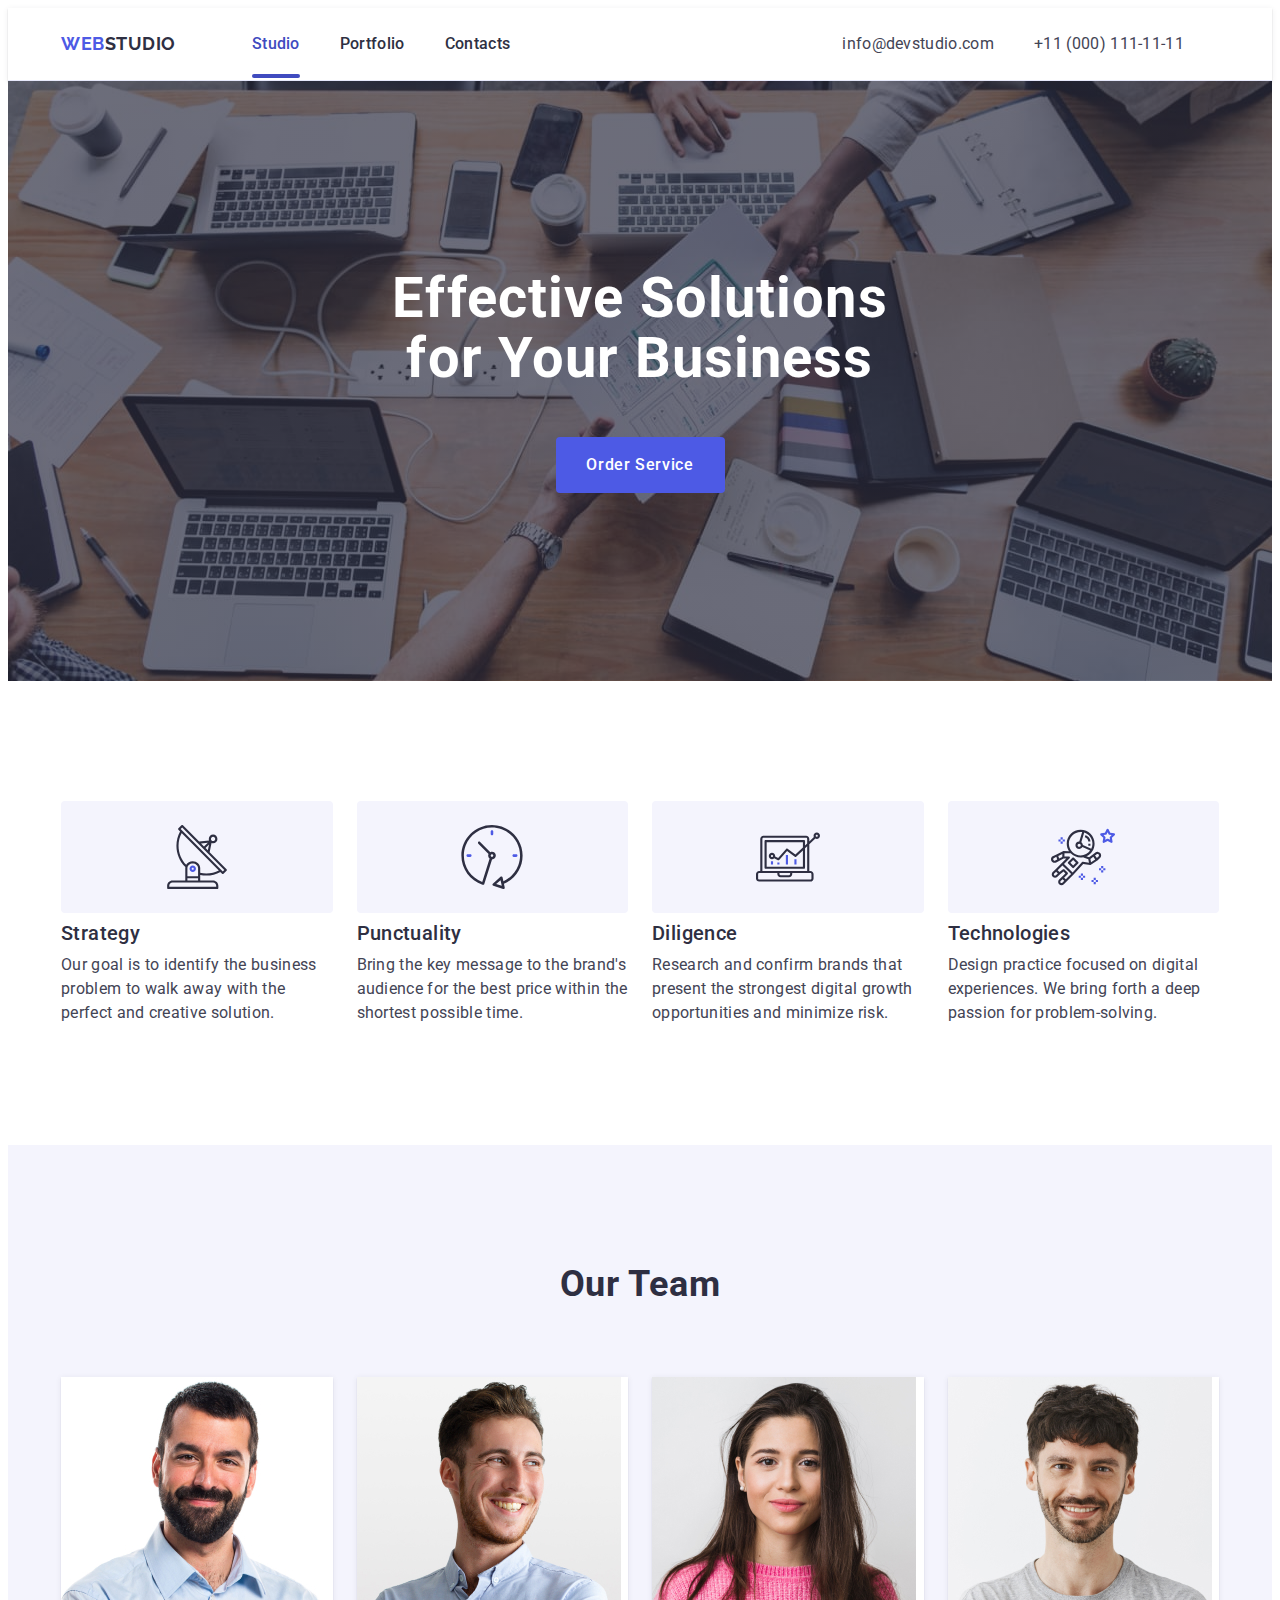
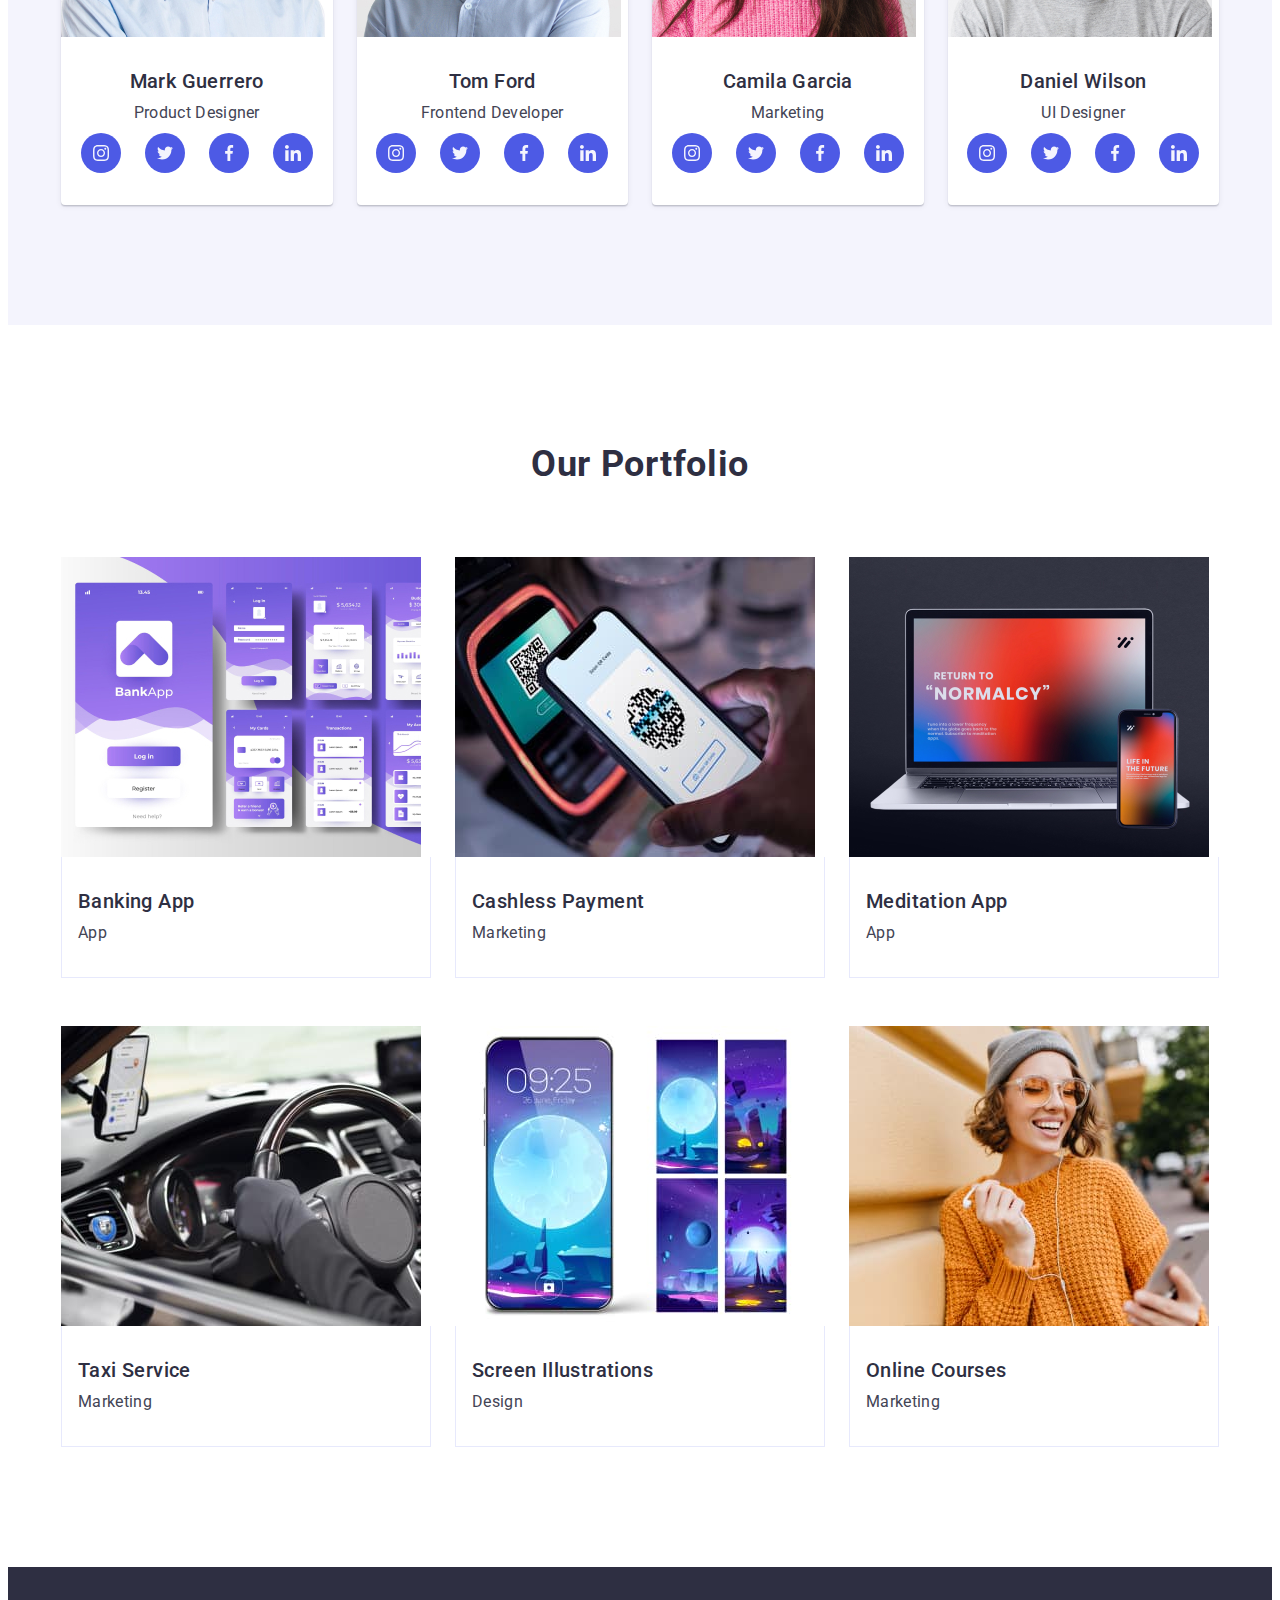
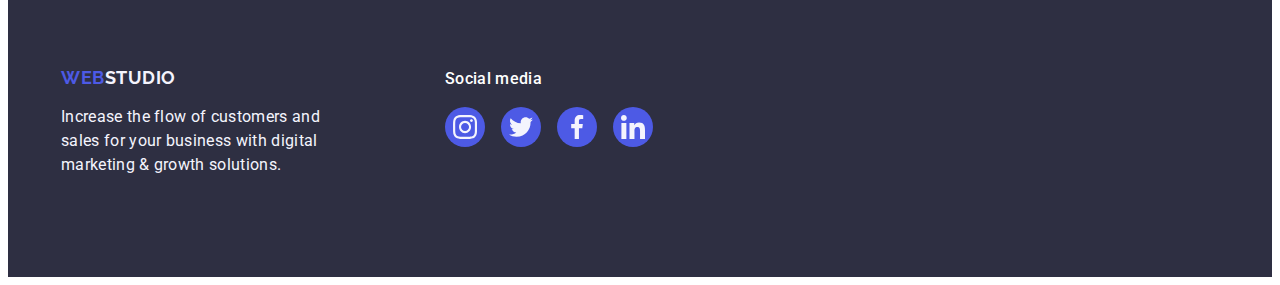
<file: index.html>
<!DOCTYPE html>
<html lang="en">

<head>
  <meta charset="UTF-8">
  <meta name="viewport" content="width=device-width, initial-scale=1.0">
  <title>Document</title>
  <link rel="preconnect" href="https://fonts.googleapis.com">
  <link rel="preconnect" href="https://fonts.gstatic.com" crossorigin>
  <link href="https://fonts.googleapis.com/css2?family=Raleway:wght@700&family=Roboto:wght@400;500;700&display=swap"
    rel="stylesheet" />
  <link rel="stylesheet" href="https://cdnjs.cloudflare.com/ajax/libs/modern-normalize/2.0.0/modern-normalize.min.css"
    integrity="sha512-4xo8blKMVCiXpTaLzQSLSw3KFOVPWhm/TRtuPVc4WG6kUgjH6J03IBuG7JZPkcWMxJ5huwaBpOpnwYElP/m6wg=="
    crossorigin="anonymous" referrerpolicy="no-referrer" />
  <link rel="stylesheet" href="./css/styles.css">
</head>

<body>
  <header class="header">
    <div class="container header-container">
      <nav class="menu">
        <a class="header-logo" href="./index.html">Web<span class="logo-item">Studio</span></a>
        <ul class="header-menu">
          <li class="header-menu-item">
            <a class="header-link current" href="./index.html">Studio</a>
          </li>
          <li class="header-menu-item">
            <a class="header-link" href="">Portfolio</a>
          </li>
          <li class="header-menu-item">
            <a class="header-link" href="">Contacts</a>
          </li>
        </ul>
      </nav>

      <address class="address">
        <ul class="address-menu">
          <li class="address-menu-item">
            <a class="address-link" href="mailto:info@devstudio.com">info@devstudio.com</a>
          </li>
          <li class="address-menu-item">
            <a class="address-link" href="tel:+110001111111">+11 (000) 111-11-11</a>
          </li>
        </ul>
      </address>
    </div>
  </header>

  <main>
    <section class="main-space section" title="main">
      <div class="container">
        <h1 class="main-space-name">
          Effective Solutions for Your Business
        </h1>
        <button class="main-space-btn" type="button">Order Service</button>
      </div>
    </section>


    <section class="strategy-space" title="strategy">
      <div class="container">
        <h2 class="visually-hidden ">text</h2>
        <ul class="container-menu">
          <li class="strategy-menu-item">
            <div class="feature-icon">
              <svg class="icon" width="64" height="64">
                <use href="./images/icons.svg#icon-antenna-1"></use>
              </svg>
            </div>
            <h3 class="strategy-space-title">Strategy</h3>
            <p class="strategy-space-text">
              Our goal is to identify the business
              problem to walk away with the perfect and creative solution.
            </p>
          </li>
          <li class="strategy-menu-item">
            <div class="feature-icon">
              <svg class="icon" width="64" height="64">
                <use href="./images/icons.svg#icon-clock-2"></use>
              </svg>
            </div>
            <h3 class="strategy-space-title">Punctuality</h3>
            <p class="strategy-space-text">
              Bring the key message to the brand's audience for the best price within the shortest possible time.
            </p>
          </li>
          <li class="strategy-menu-item">
            <div class="feature-icon">
              <svg class="icon" width="64" height="64">
                <use href="./images/icons.svg#icon-diagram-3"></use>
              </svg>
            </div>
            <h3 class="strategy-space-title">Diligence</h3>
            <p class="strategy-space-text">
              Research and confirm brands that present the strongest digital growth opportunities and minimize risk.
            </p>
          </li>
          <li class="strategy-menu-item">
            <div class="feature-icon">
              <svg class="icon" width="64" height="64">
                <use href="./images/icons.svg#icon-astronaut-4"></use>
              </svg>
            </div>
            <h3 class="strategy-space-title">Technologies</h3>
            <p class="strategy-space-text">
              Design practice focused on digital experiences. We bring forth a deep passion for problem-solving.
            </p>
          </li>
        </ul>
      </div>
    </section>

    <section class="team-space">
      <div class="container">
        <h2 class="heading-team">Our Team</h2>
        <ul class="team-space-menu">
          <li class="team-list">
            <img src="./images/team-img-1.jpg" width="264" alt="Mark Guerrero">
            <div class="guer">
              <h3 class="team-caption">Mark Guerrero</h3>
              <p class="team-subtitle">Product Designer</p>
              <ul class="team-social-networks">
                <li class="box-social-networks">
                  <a class="link-social-networks" href="" target="_blank">
                    <svg class="team-networks-icon" width="16" height="16">
                      <use href="./images/icons.svg#icon-instagram-1"></use>
                   </svg>
                  </a>
                </li>
                <li class="box-social-networks">
                  <a class="link-social-networks" href="" target="_blank">
                    <svg class="team-networks-icon" width="16" height="16">
                      <use href="./images/icons.svg#icon-twitter-2"></use>
                   </svg>
                  </a>
                </li>
                <li class="box-social-networks">
                  <a class="link-social-networks" href="" target="_blank">
                    <svg class="team-networks-icon" width="16" height="16">
                      <use href="./images/icons.svg#icon-facebook-3"></use>
                   </svg>
                  </a> 
                </li>
                <li class="box-social-networks">
                  <a class="link-social-networks" href="" target="_blank">
                    <svg class="team-networks-icon" width="16" height="16">
                      <use href="./images/icons.svg#icon-linkedin-4"></use>
                   </svg>
                  </a> 
                </li>
              </ul>
            </div>
          </li>
          <li class="team-list">
            <img src="./images/team-img-2.jpg" width="264" alt="Tom Ford">
            <div class="guer">
              <h3 class="team-caption">Tom Ford</h3>
              <p class="team-subtitle">Frontend Developer</p>
              <ul class="team-social-networks">
                <li class="box-social-networks">
                  <a class="link-social-networks" href="" target="_blank">
                    <svg class="team-networks-icon" width="16" height="16">
                      <use href="./images/icons.svg#icon-instagram-1"></use>
                   </svg>
                  </a> 
                </li>
                <li class="box-social-networks">
                  <a class="link-social-networks" href="" target="_blank">
                    <svg class="team-networks-icon" width="16" height="16">
                      <use href="./images/icons.svg#icon-twitter-2"></use>
                   </svg>
                  </a>
                </li>
                <li class="box-social-networks">
                  <a class="link-social-networks" href="" target="_blank">
                    <svg class="team-networks-icon" width="16" height="16">
                      <use href="./images/icons.svg#icon-facebook-3"></use>
                   </svg>
                  </a> 
                </li>
                <li class="box-social-networks">
                  <a class="link-social-networks" href="" target="_blank">
                    <svg class="team-networks-icon" width="16" height="16">
                      <use href="./images/icons.svg#icon-linkedin-4"></use>
                   </svg>
                  </a> 
                </li>
              </ul>
            </div>
          </li>
          <li class="team-list">
            <img src="./images/team-img-3.jpg" width="264" alt="Camila Garcia">
            <div class="guer">
              <h3 class="team-caption">Camila Garcia</h3>
              <p class="team-subtitle">Marketing</p>
              <ul class="team-social-networks">
                <li class="box-social-networks">
                  <a class="link-social-networks" href="" target="_blank">
                    <svg class="team-networks-icon" width="16" height="16">
                      <use href="./images/icons.svg#icon-instagram-1"></use>
                   </svg>
                  </a> 
                </li>
                <li class="box-social-networks">
                  <a class="link-social-networks" href="" target="_blank">
                    <svg class="team-networks-icon" width="16" height="16">
                      <use href="./images/icons.svg#icon-twitter-2"></use>
                   </svg>
                  </a>
                </li>
                <li class="box-social-networks">
                  <a class="link-social-networks" href="" target="_blank">
                    <svg class="team-networks-icon" width="16" height="16">
                      <use href="./images/icons.svg#icon-facebook-3"></use>
                   </svg>
                  </a> 
                </li>
                <li class="box-social-networks">
                  <a class="link-social-networks" href="" target="_blank">
                    <svg class="team-networks-icon" width="16" height="16">
                      <use href="./images/icons.svg#icon-linkedin-4"></use>
                   </svg>
                  </a> 
                </li>
              </ul>
            </div>
          </li>
          <li class="team-list">
            <img src="./images/team-img-4.jpg" width="264" alt="Daniel Wilson">
            <div class="guer">
              <h3 class="team-caption">Daniel Wilson</h3>
              <p class="team-subtitle">UI Designer</p>
              <ul class="team-social-networks">
                <li class="box-social-networks">
                  <a class="link-social-networks" href="" target="_blank">
                    <svg class="team-networks-icon" width="16" height="16">
                      <use href="./images/icons.svg#icon-instagram-1"></use>
                   </svg>
                  </a> 
                </li>
                <li class="box-social-networks">
                  <a class="link-social-networks" href="" target="_blank">
                    <svg class="team-networks-icon" width="16" height="16">
                      <use href="./images/icons.svg#icon-twitter-2"></use>
                   </svg>
                  </a>
                </li>
                <li class="box-social-networks">
                  <a class="link-social-networks" href="" target="_blank">
                    <svg class="team-networks-icon" width="16" height="16">
                      <use href="./images/icons.svg#icon-facebook-3"></use>
                   </svg>
                  </a> 
                </li>
                <li class="box-social-networks">
                  <a class="link-social-networks" href="" target="_blank">
                    <svg class="team-networks-icon" width="16" height="16">
                      <use href="./images/icons.svg#icon-linkedin-4"></use>
                   </svg>
                  </a> 
                </li>
              </ul>
            </div>
          </li>
        </ul>
      </div>
    </section>

    <section class="portfolio-space">
      <div class="container">
        <h2 class="heading-portfolio">Our Portfolio</h2>
        <ul class="portfolio-space-menu">
          <li class="portfolio-space-list">
            <div class="box-overlay">
              <img src="./images/portfolio-img-1.jpg" width="360" alt="Banking App">
              <p class="overlay">14 Stylish and User-Friendly App Design Concepts · Task Manager App · 
              Calorie Tracker App · Exotic Fruit Ecommerce App · Cloud Storage App</p>
            </div>
            <div class="work">
              <h3 class="portfolio-caption">Banking App</h3>
              <p class="portfolio-subtitle">App</p>
            </div>
          </li>
          <li class="portfolio-space-list">
            <div class="box-overlay">
              <img src="./images/portfolio-img-2.jpg" width="360" alt="Cashless Payment">
              <p class="overlay">14 Stylish and User-Friendly App Design Concepts · Task Manager App · 
              Calorie Tracker App · Exotic Fruit Ecommerce App · Cloud Storage App</p>
            </div>
            <div class="work">
              <h3 class="portfolio-caption">Cashless Payment</h3>
              <p class="portfolio-subtitle">Marketing</p>
            </div>
          </li>
          <li class="portfolio-space-list">
            <div class="box-overlay">
              <img src="./images/portfolio-img-3.jpg" width="360" alt="Meditation App">
              <p class="overlay">14 Stylish and User-Friendly App Design Concepts · Task Manager App · 
              Calorie Tracker App · Exotic Fruit Ecommerce App · Cloud Storage App</p>
            </div>
            <div class="work">
              <h3 class="portfolio-caption">Meditation App</h3>
              <p class="portfolio-subtitle">App</p>
            </div>
          </li>
          <li class="portfolio-space-list">
            <div class="box-overlay">
              <img src="./images/portfolio-img-4.jpg" width="360" alt="Taxi Service">
              <p class="overlay">14 Stylish and User-Friendly App Design Concepts · Task Manager App · 
              Calorie Tracker App · Exotic Fruit Ecommerce App · Cloud Storage App</p>
            </div>
            <div class="work">
              <h3 class="portfolio-caption">Taxi Service</h3>
              <p class="portfolio-subtitle">Marketing</p>
            </div>
          </li>
          <li class="portfolio-space-list">
              <div class="box-overlay">
              <img src="./images/portfolio-img-5.jpg" width="360" alt="Screen Illustrations">
            <p class="overlay">14 Stylish and User-Friendly App Design Concepts · Task Manager App · 
              Calorie Tracker App · Exotic Fruit Ecommerce App · Cloud Storage App</p>
            </div>
            <div class="work">
              <h3 class="portfolio-caption">Screen Illustrations</h3>
              <p class="portfolio-subtitle">Design</p>
            </div>
          </li>
          <li class="portfolio-space-list">
              <div class="box-overlay">
              <img src="./images/portfolio-img-6.jpg" width="360" alt="Online Courses">
            <p class="overlay">14 Stylish and User-Friendly App Design Concepts · Task Manager App · 
              Calorie Tracker App · Exotic Fruit Ecommerce App · Cloud Storage App</p>
            </div>
            <div class="work">
              <h3 class="portfolio-caption">Online Courses</h3>
              <p class="portfolio-subtitle">Marketing</p>
            </div>
          </li>
        </ul>
      </div>
    </section>
  </main>

  <footer class="footer">
    <div class="container footer-container">
      <div class="footer-logo">
      <a class="footer-logo-link" href="./index.html">
        Web<span class="item-studio">Studio</span></a>
      <p class="footer-text">
        Increase the flow of customers and sales for your business with digital marketing & growth solutions.
      </p>
      </div>
      <div>
        <p class="text-social-networks">Social media</p>
                <ul class="footer-social-networks">
                    <li  class="box-social-networks">
                        <a class="footer-link-networks" href="" target="_blank">
                            <svg class="social-networks-icon" width="24" height="24">
                                <use href="./images/icons.svg#icon-instagram-1"></use>
                            </svg>
                        </a>
                    </li>
                    <li  class="box-social-networks">
                        <a class="footer-link-networks" href="" target="_blank">
                            <svg class="social-networks-icon" width="24" height="24">
                                <use href="./images/icons.svg#icon-twitter-2"></use>
                            </svg>
                        </a>
                    </li>
                    <li  class="box-social-networks">
                        <a class="footer-link-networks" href="" target="_blank">
                            <svg class="social-networks-icon" width="24" height="24">
                                <use href="./images/icons.svg#icon-facebook-3"></use>
                            </svg>
                        </a>
                    </li>
                    <li  class="box-social-networks">
                        <a class="footer-link-networks" href="" target="_blank">
                            <svg class="social-networks-icon" width="24" height="24">
                                <use href="./images/icons.svg#icon-linkedin-4"></use>
                            </svg>
                        </a>
                    </li>
                </ul>
      </div>
    </div>
  </footer>
</body>

</html>
</file>
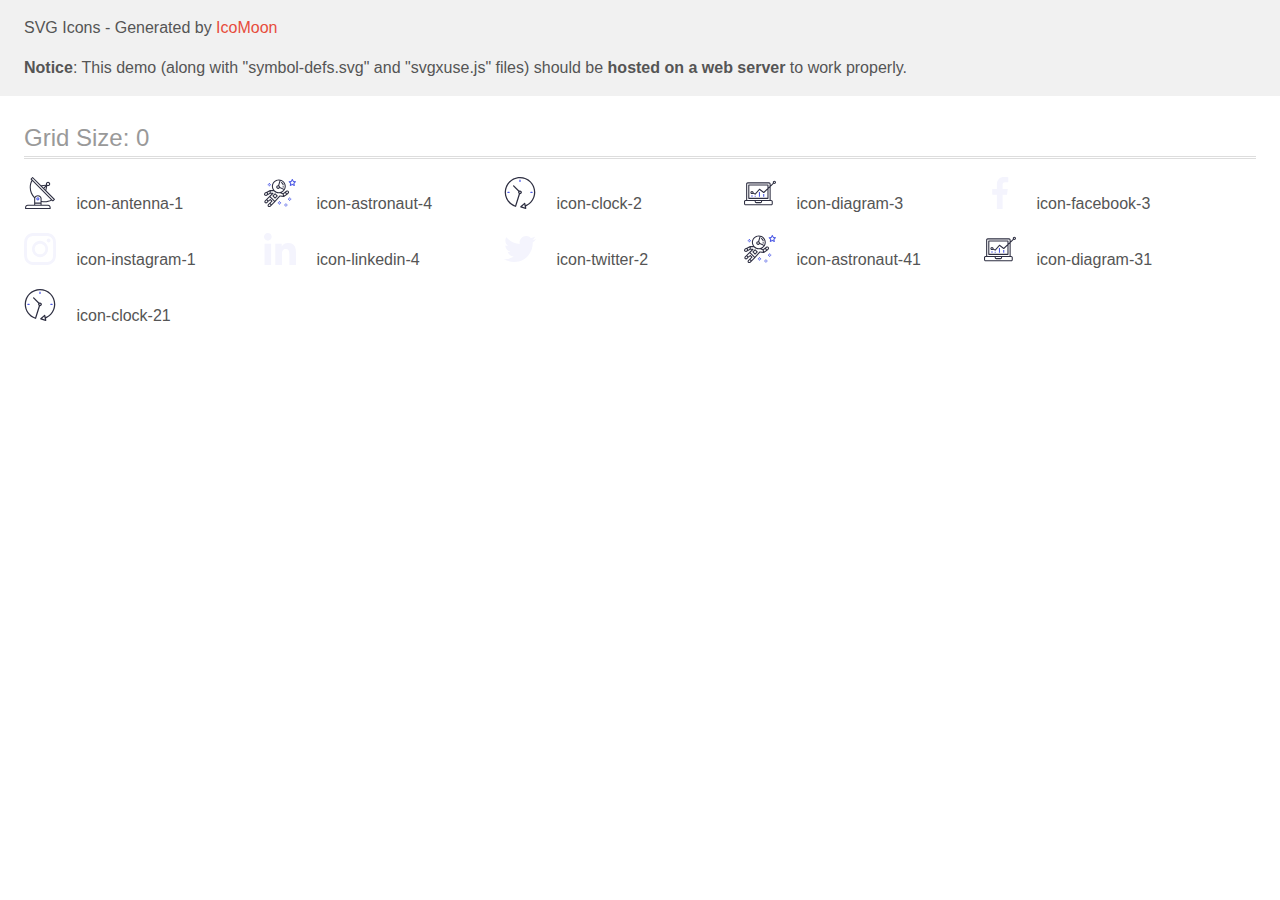
<file: icomoon/demo-external-svg.html>
<!doctype html>
<html>
<head>
    <title>IcoMoon - SVG Icons</title>
    <meta charset="utf-8">
    <meta name="viewport" content="width=device-width, initial-scale=1">
    <link rel="stylesheet" href="demo-files/demo.css">
    <link rel="stylesheet" href="style.css">
</head>
<body>
<header class="bgc1 clearfix">
<div class="mhl">
    <p>SVG Icons - Generated by <a href="https://icomoon.io/app">IcoMoon</a></p><p><strong>Notice</strong>: This demo (along with "symbol-defs.svg" and "svgxuse.js" files) should be <b>hosted on a web server</b> to work properly.</p>
</div>
</header>
    <div class="clearfix mhl ptl">
        <h1 class="mvm mtn fgc1">Grid Size: 0</h1>
        <div class="glyph fs1">
            <div class="clearfix pbs">
                <svg class="icon icon-antenna-1"><use xlink:href="symbol-defs.svg#icon-antenna-1"></use></svg><span class="name"> icon-antenna-1</span>
            </div>
        </div>
        <div class="glyph fs1">
            <div class="clearfix pbs">
                <svg class="icon icon-astronaut-4"><use xlink:href="symbol-defs.svg#icon-astronaut-4"></use></svg><span class="name"> icon-astronaut-4</span>
            </div>
        </div>
        <div class="glyph fs1">
            <div class="clearfix pbs">
                <svg class="icon icon-clock-2"><use xlink:href="symbol-defs.svg#icon-clock-2"></use></svg><span class="name"> icon-clock-2</span>
            </div>
        </div>
        <div class="glyph fs1">
            <div class="clearfix pbs">
                <svg class="icon icon-diagram-3"><use xlink:href="symbol-defs.svg#icon-diagram-3"></use></svg><span class="name"> icon-diagram-3</span>
            </div>
        </div>
        <div class="glyph fs1">
            <div class="clearfix pbs">
                <svg class="icon icon-facebook-3"><use xlink:href="symbol-defs.svg#icon-facebook-3"></use></svg><span class="name"> icon-facebook-3</span>
            </div>
        </div>
        <div class="glyph fs1">
            <div class="clearfix pbs">
                <svg class="icon icon-instagram-1"><use xlink:href="symbol-defs.svg#icon-instagram-1"></use></svg><span class="name"> icon-instagram-1</span>
            </div>
        </div>
        <div class="glyph fs1">
            <div class="clearfix pbs">
                <svg class="icon icon-linkedin-4"><use xlink:href="symbol-defs.svg#icon-linkedin-4"></use></svg><span class="name"> icon-linkedin-4</span>
            </div>
        </div>
        <div class="glyph fs1">
            <div class="clearfix pbs">
                <svg class="icon icon-twitter-2"><use xlink:href="symbol-defs.svg#icon-twitter-2"></use></svg><span class="name"> icon-twitter-2</span>
            </div>
        </div>
        <div class="glyph fs1">
            <div class="clearfix pbs">
                <svg class="icon icon-astronaut-41"><use xlink:href="symbol-defs.svg#icon-astronaut-41"></use></svg><span class="name"> icon-astronaut-41</span>
            </div>
        </div>
        <div class="glyph fs1">
            <div class="clearfix pbs">
                <svg class="icon icon-diagram-31"><use xlink:href="symbol-defs.svg#icon-diagram-31"></use></svg><span class="name"> icon-diagram-31</span>
            </div>
        </div>
        <div class="glyph fs1">
            <div class="clearfix pbs">
                <svg class="icon icon-clock-21"><use xlink:href="symbol-defs.svg#icon-clock-21"></use></svg><span class="name"> icon-clock-21</span>
            </div>
        </div>
  </div>
<script defer src="svgxuse.js"></script>
</body>
</html>
</file>
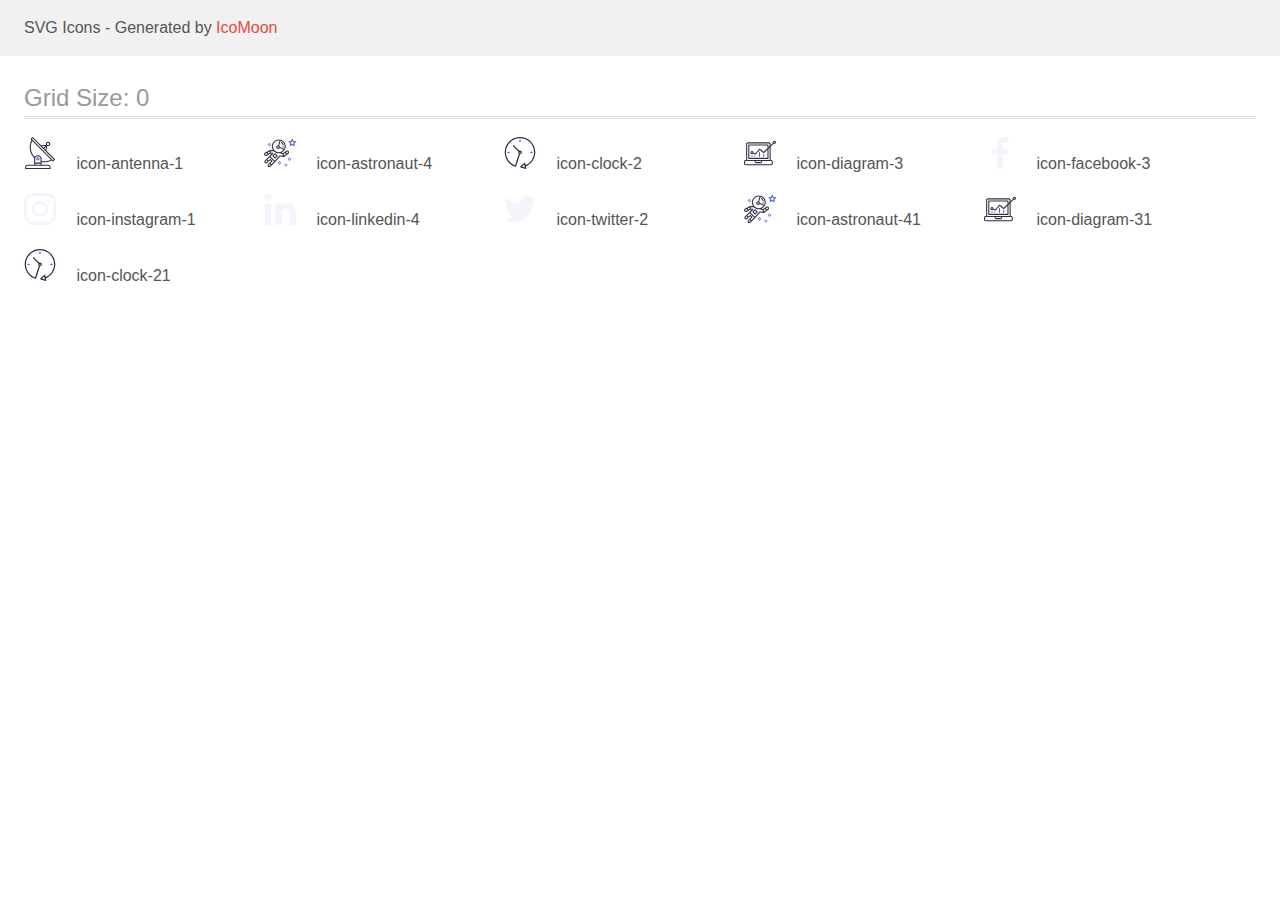
<file: icomoon/demo.html>
<!doctype html>
<html>
<head>
    <title>IcoMoon - SVG Icons</title>
    <meta charset="utf-8">
    <meta name="viewport" content="width=device-width, initial-scale=1">
    <link rel="stylesheet" href="demo-files/demo.css">
    <link rel="stylesheet" href="style.css">
</head>
<body>
<svg aria-hidden="true" style="position: absolute; width: 0; height: 0; overflow: hidden;" version="1.1" xmlns="http://www.w3.org/2000/svg" xmlns:xlink="http://www.w3.org/1999/xlink">
<defs>
<symbol id="icon-antenna-1" viewBox="0 0 32 32">
<path fill="#2e2f42" style="fill: var(--color1, #2e2f42)" d="M30.773 22.098l-8.443-8.505 0.937-4.615c0.242 0.094 0.499 0.143 0.759 0.145h0.006c0.008 0 0.017 0 0.026 0 1.192 0 2.159-0.967 2.159-2.159s-0.967-2.159-2.159-2.159c-1.192 0-2.159 0.967-2.159 2.159 0 0.26 0.046 0.508 0.13 0.739l-0.005-0.015-4.96 0.605-8.091-8.133c-0.096-0.098-0.229-0.159-0.376-0.16h-0c-0.14 0.001-0.274 0.057-0.373 0.155l-1.513 1.504c-0.097 0.097-0.156 0.23-0.156 0.377s0.060 0.281 0.156 0.377v0l0.814 0.825c-1.143 2.062-1.816 4.522-1.816 7.139 0 4.106 1.656 7.825 4.336 10.526l-0.001-0.001c0.042 0.041 0.091 0.073 0.146 0.098-0.032 0.164-0.051 0.353-0.052 0.546v6.188h-6.4c-1.472 0.001-2.666 1.194-2.667 2.666v1.067c0 0.295 0.239 0.533 0.534 0.533h24.534c0.294 0 0.534-0.239 0.534-0.534v-1.067c-0.002-1.472-1.195-2.665-2.667-2.666h-6.4v-2.742c1.003 0.21 2.024 0.317 3.049 0.32 2.58-0.003 5.005-0.663 7.117-1.822l-0.077 0.039 0.819 0.823c0.099 0.101 0.235 0.159 0.377 0.16 0.14-0.001 0.274-0.056 0.373-0.155l1.512-1.505c0.096-0.097 0.156-0.23 0.156-0.377s-0.060-0.28-0.156-0.377v0zM23.28 6.233c0.193-0.192 0.458-0.31 0.752-0.31 0.589 0 1.067 0.478 1.067 1.066s-0.477 1.066-1.067 1.066c-0 0-0 0-0 0h-0.003c-0.587-0.003-1.061-0.479-1.061-1.066 0-0.296 0.12-0.563 0.315-0.756l0-0h-0.002zM22.024 9.738l-0.599 2.945-1.175-1.182 1.774-1.764zM21.419 8.836l-1.92 1.909-1.485-1.493 3.405-0.415zM24.004 28.8c0.884 0 1.6 0.716 1.6 1.6v0 0.534h-23.466v-0.534c0-0.884 0.716-1.6 1.6-1.6h20.267zM16.538 26.666v1.067h-5.334v-1.067h5.334zM11.204 25.6v-4.053c0-1.294 1.197-2.346 2.666-2.346s2.667 1.053 2.667 2.346v4.053h-5.334zM17.604 23.904v-2.357c0-1.882-1.675-3.413-3.733-3.413-0.018-0-0.038-0-0.059-0-1.353 0-2.54 0.707-3.213 1.771l-0.009 0.016c-2.36-2.482-3.811-5.846-3.811-9.549 0-2.314 0.567-4.496 1.569-6.414l-0.036 0.077 18.602 18.709c-1.823 0.947-3.98 1.502-6.266 1.502-1.079 0-2.128-0.124-3.136-0.357l0.093 0.018zM28.893 23.221l-21.057-21.18 0.755-0.752 7.935 7.98c0.003 0 0.006 0.007 0.009 0.009l13.114 13.191-0.757 0.752z"></path>
<path fill="#4d5ae5" style="fill: var(--color2, #4d5ae5)" d="M13.876 20.267h-0.005c-0.001 0-0.002 0-0.002 0-0.884 0-1.6 0.716-1.6 1.6s0.715 1.599 1.597 1.6h0.005c0.001 0 0.002 0 0.002 0 0.884 0 1.6-0.716 1.6-1.6s-0.715-1.599-1.597-1.6h-0zM14.249 22.245c-0.096 0.096-0.229 0.155-0.376 0.155-0.295 0-0.534-0.239-0.534-0.534 0-0.001 0-0.001 0-0.002v0c0.002-0.292 0.238-0.529 0.53-0.53h0c0.293 0.002 0.531 0.24 0.531 0.534 0 0.148-0.060 0.281-0.157 0.378l-0 0h0.005z"></path>
</symbol>
<symbol id="icon-astronaut-4" viewBox="0 0 32 32">
<path fill="#4d5ae5" style="fill: var(--color2, #4d5ae5)" d="M31.974 4.524c-0.064-0.191-0.227-0.332-0.427-0.362l-0.003-0-1.911-0.278-0.855-1.731c-0.179-0.365-0.776-0.365-0.956 0l-0.855 1.731-1.91 0.278c-0.26 0.038-0.457 0.26-0.457 0.528 0 0.15 0.062 0.285 0.161 0.382l0 0 1.383 1.348-0.326 1.903c-0.034 0.2 0.048 0.402 0.212 0.521 0.166 0.12 0.383 0.136 0.562 0.040l1.709-0.899 1.709 0.899c0.072 0.038 0.157 0.060 0.247 0.060 0.295 0 0.534-0.239 0.534-0.534 0-0.031-0.003-0.062-0.008-0.092l0 0.003-0.326-1.903 1.383-1.348c0.099-0.097 0.161-0.233 0.161-0.382 0-0.059-0.009-0.115-0.027-0.168l0.001 0.004zM29.511 5.851c-0.125 0.122-0.183 0.299-0.153 0.472l0.191 1.114-1-0.526c-0.072-0.039-0.158-0.062-0.248-0.062s-0.177 0.023-0.251 0.063l0.003-0.001-1 0.526 0.191-1.114c0.005-0.027 0.008-0.058 0.008-0.090 0-0.15-0.062-0.285-0.161-0.382l-0-0-0.81-0.79 1.119-0.162c0.174-0.025 0.324-0.135 0.401-0.292l0.5-1.013 0.501 1.013c0.078 0.157 0.228 0.267 0.402 0.292l1.119 0.162-0.809 0.79zM26.134 20.522h-1.067v1.067h1.067v-1.067zM26.134 22.655h-1.067v1.067h1.067v-1.067z"></path>
<path fill="#4d5ae5" style="fill: var(--color2, #4d5ae5)" d="M27.2 21.589h-1.067v1.067h1.067v-1.067zM25.067 21.589h-1.067v1.067h1.067v-1.067zM22.4 26.389h-1.067v1.067h1.067v-1.067zM22.4 28.523h-1.067v1.067h1.067v-1.067zM23.467 27.456h-1.067v1.067h1.067v-1.067z"></path>
<path fill="#4d5ae5" style="fill: var(--color2, #4d5ae5)" d="M21.334 27.456h-1.067v1.067h1.067v-1.067zM16 24.256h-1.066v1.067h1.066v-1.067zM16 26.389h-1.066v1.067h1.066v-1.067zM17.067 25.323h-1.067v1.067h1.067v-1.067zM14.934 25.323h-1.067v1.067h1.067v-1.067zM5.867 6.122h-1.066v1.066h1.066v-1.066zM5.867 8.255h-1.066v1.067h1.066v-1.066zM6.933 7.189h-1.066v1.067h1.066v-1.067zM4.8 7.189h-1.067v1.067h1.067v-1.067z"></path>
<path fill="#2e2f42" style="fill: var(--color1, #2e2f42)" d="M24.715 14.159c-0.28-0.377-0.699-0.636-1.179-0.704l-0.009-0.001c-0.076-0.012-0.164-0.018-0.254-0.018-0.411 0-0.789 0.139-1.090 0.374l0.004-0.003-1.252 0.96-1.898 1.417-1.358-0.541c2.421-1.086 4.114-3.508 4.114-6.32 0-3.823-3.122-6.933-6.961-6.933s-6.962 3.11-6.962 6.933c0 1.386 0.414 2.674 1.12 3.758l-2.769-0.024c-0.008 0-0.015 0.005-0.024 0.005-0.056 0.002-0.109 0.013-0.159 0.032l0.004-0.001c-0.013 0.005-0.026 0.008-0.038 0.014-0.006 0.002-0.013 0.003-0.019 0.007l-3.234 1.597-1.893 0.911c-0.024 0.011-0.045 0.023-0.064 0.036l0.001-0.001c-0.482 0.324-0.794 0.866-0.794 1.482 0 0.297 0.073 0.576 0.201 0.822l-0.005-0.010c0.22 0.429 0.595 0.745 1.056 0.89 0.161 0.053 0.345 0.083 0.537 0.083 0.308 0 0.598-0.078 0.851-0.216l-0.009 0.005 1.388-0.738 2.264-1.169 1.357-0.008-5.442 5.415c0 0.001-0.001 0.001-0.002 0.002l-1.339 1.333c-0.303 0.299-0.49 0.714-0.49 1.173 0 0.002 0 0.003 0 0.005v-0c0 0.445 0.173 0.863 0.49 1.178 0.325 0.323 0.752 0.485 1.179 0.485s0.855-0.162 1.18-0.485l1.314-1.308 1.741-1.3 0.901 0.897-3.102 3.088c-0.303 0.299-0.49 0.714-0.49 1.173 0 0.002 0 0.003 0 0.005v-0c0 0.445 0.174 0.863 0.49 1.179 0.325 0.323 0.752 0.485 1.18 0.485s0.855-0.162 1.18-0.485l3.482-3.466c0-0.001 0-0.002 0.001-0.002l1.010-1-0.004-0.003c0.007-0.006 0.015-0.009 0.022-0.015l5.166-5.658 3.471 0.494c0.020 0.003 0.044 0.004 0.068 0.004 0.070 0 0.137-0.014 0.198-0.039l-0.004 0.001c0.017-0.006 0.033-0.015 0.050-0.023 0.019-0.009 0.039-0.015 0.057-0.027l3.213-2.134c0.012-0.008 0.018-0.020 0.029-0.029 0.012-0.010 0.029-0.014 0.040-0.025l1.272-1.192c0.347-0.326 0.564-0.787 0.564-1.299 0-0.4-0.132-0.77-0.355-1.067l0.003 0.005zM2.13 17.77c-0.173 0.093-0.37 0.111-0.558 0.052-0.295-0.093-0.505-0.364-0.505-0.683 0-0.236 0.114-0.445 0.29-0.575l0.002-0.001 1.314-0.632 0.316 0.925 0.133 0.388-0.993 0.527zM5.628 15.943l-1.548 0.8-0.255-0.747-0.183-0.537 2.026-1-0.040 1.483zM20.727 9.322c0 0.918-0.219 1.785-0.599 2.559l-4.181-1.899c-0.043-0.575-0.342-1.073-0.782-1.384l-0.006-0.004 1.464-4.86c2.378 0.755 4.105 2.974 4.105 5.587zM8.938 9.322c0-3.235 2.644-5.867 5.894-5.867 0.253 0 0.5 0.022 0.745 0.053l-1.432 4.753c-0.019 0-0.037-0.005-0.057-0.005-0 0-0.001 0-0.001 0-1.032 0-1.869 0.835-1.871 1.866v0c0.003 1.031 0.84 1.867 1.871 1.867 0 0 0.001 0 0.001 0h-0c0.694 0 1.294-0.383 1.618-0.944l3.863 1.755c-1.075 1.447-2.795 2.39-4.736 2.39-3.25 0-5.895-2.633-5.895-5.867zM14.895 10.122c0 0.441-0.362 0.8-0.806 0.8-0.001 0-0.001 0-0.002 0-0.443 0-0.802-0.358-0.804-0.8v-0c0-0.441 0.361-0.8 0.806-0.8s0.806 0.359 0.806 0.8zM2.465 25.146c-0.11 0.108-0.261 0.175-0.428 0.175s-0.317-0.067-0.427-0.175l0 0c-0.109-0.108-0.176-0.257-0.176-0.422s0.067-0.315 0.176-0.422l0-0 0.962-0.959 0.851 0.848-0.958 0.955zM5.678 28.88c-0.11 0.109-0.261 0.176-0.428 0.176s-0.317-0.067-0.427-0.175l0 0c-0.109-0.108-0.176-0.257-0.176-0.422s0.067-0.315 0.176-0.422l0-0 0.963-0.959 0.852 0.848-0.96 0.955zM9.161 25.411l-0.002 0.001-1.765 1.76-0.851-0.848 1.763-1.756s0.001 0 0.002-0.001c0.040-0.040 0.065-0.088 0.090-0.135 0.007-0.014 0.020-0.026 0.026-0.040 0.017-0.041 0.019-0.085 0.025-0.129 0.004-0.024 0.014-0.047 0.014-0.073 0-0.035-0.012-0.070-0.020-0.105-0.007-0.032-0.007-0.065-0.018-0.096-0.020-0.050-0.055-0.095-0.091-0.137-0.010-0.012-0.014-0.027-0.025-0.038h-0.001l-0.001-0.002-1.607-1.6c-0.017-0.017-0.039-0.024-0.058-0.038-0.025-0.021-0.054-0.040-0.084-0.056l-0.003-0.001c-0.027-0.013-0.058-0.024-0.090-0.032l-0.003-0.001c-0.030-0.009-0.065-0.017-0.101-0.020l-0.002-0c-0.006-0-0.013-0-0.020-0-0.026 0-0.052 0.002-0.077 0.006l0.003-0c-0.039 0.004-0.074 0.011-0.108 0.021l0.004-0.001c-0.036 0.013-0.067 0.028-0.096 0.046l0.002-0.001c-0.020 0.011-0.043 0.015-0.061 0.029l-1.774 1.324-0.901-0.897 2.399-2.386 4.36 4.289-0.927 0.919zM15.979 18.394c-0.015-0.002-0.030 0.004-0.045 0.003-0.008-0-0.017-0.001-0.026-0.001-0.031 0-0.062 0.003-0.092 0.008l0.003-0c-0.030 0.005-0.059 0.011-0.088 0.021-0.037 0.013-0.069 0.029-0.098 0.048l0.002-0.001c-0.030 0.018-0.057 0.038-0.083 0.061-0.013 0.011-0.028 0.017-0.040 0.029l-4.698 5.146-4.328-4.257 2.833-2.818c0.096-0.097 0.156-0.23 0.156-0.377 0-0.295-0.239-0.534-0.534-0.534-0 0-0.001 0-0.001 0h0l-2.219 0.013 0.027-1.607 3.104 0.027c1.264 1.297 3.027 2.101 4.978 2.101 0.001 0 0.002 0 0.003 0h-0c0.438 0 0.864-0.045 1.279-0.122 0.040 0.032 0.079 0.064 0.13 0.085l2.41 0.96 0.331 1.643-3.003-0.427zM20.020 18.573l-0.314-1.558 1.447-1.080 0.947 1.257-2.080 1.381zM23.774 15.742l-0.838 0.785-0.931-1.236 0.831-0.637c0.155-0.12 0.351-0.168 0.543-0.143 0.194 0.027 0.364 0.128 0.48 0.284 0.217 0.292 0.18 0.699-0.085 0.947z"></path>
<path fill="#2e2f42" style="fill: var(--color1, #2e2f42)" d="M13.602 18.544l-2.143-2.134c-0.096-0.096-0.229-0.155-0.376-0.155s-0.28 0.059-0.376 0.155l-2.143 2.134c-0.097 0.097-0.156 0.231-0.156 0.378s0.060 0.281 0.156 0.378l-0-0 2.143 2.133c0.096 0.096 0.229 0.155 0.376 0.155s0.28-0.059 0.376-0.155l2.143-2.133c0.097-0.097 0.157-0.23 0.157-0.378s-0.060-0.282-0.157-0.378l-0-0zM11.083 20.303l-1.386-1.381 1.386-1.381 1.387 1.381-1.387 1.381zM17.164 5.071l-0.258 1.035c0.071 0.018 1.738 0.452 1.738 2.149h1.067c0-2.017-1.666-2.966-2.546-3.185zM19.711 9.322h-1.067v1.067h1.067v-1.067z"></path>
</symbol>
<symbol id="icon-clock-2" viewBox="0 0 32 32">
<path fill="#2e2f42" style="fill: var(--color1, #2e2f42)" d="M31.297 15.301c-0.002-8.452-6.855-15.303-15.308-15.301s-15.303 6.855-15.301 15.308c0.002 6.788 4.422 12.543 10.541 14.545l0.108 0.031c0.060 0.019 0.123 0.029 0.187 0.029 0.121 0 0.239-0.032 0.342-0.093 0.135-0.080 0.236-0.207 0.284-0.357l3.865-12.25c1.054-0.004 1.906-0.859 1.906-1.913 0-1.057-0.856-1.913-1.913-1.913-0.303 0-0.59 0.070-0.844 0.196l0.011-0.005-5.106-5.107c-0.115-0.115-0.275-0.187-0.451-0.187-0.352 0-0.638 0.285-0.638 0.638 0 0.176 0.071 0.336 0.187 0.451v0l5.104 5.109c-0.121 0.241-0.191 0.525-0.191 0.826 0 0.601 0.283 1.137 0.723 1.48l0.004 0.003-3.683 11.673c-7.278-2.681-11.005-10.754-8.323-18.032 2.681-7.277 10.755-11.005 18.032-8.323s11.004 10.755 8.323 18.032c-1.345 3.581-4.004 6.406-7.374 7.938l-0.088 0.036-0.398-1.875c-0.063-0.291-0.318-0.505-0.624-0.505-0.163 0-0.312 0.061-0.425 0.162l0.001-0.001-3.837 3.425c-0.132 0.117-0.214 0.287-0.214 0.477 0 0.283 0.185 0.524 0.441 0.607l0.005 0.001 4.899 1.564c0.058 0.020 0.126 0.031 0.196 0.031 0.352 0 0.637-0.285 0.637-0.637 0-0.047-0.005-0.093-0.015-0.137l0.001 0.004-0.391-1.839c5.528-2.374 9.329-7.772 9.329-14.057 0-0.011 0-0.023-0-0.034v0.002zM15.992 14.664c0.352 0 0.638 0.286 0.638 0.638s-0.286 0.638-0.638 0.638v0c-0.352 0-0.638-0.286-0.638-0.638s0.286-0.638 0.638-0.638v0zM18.093 29.527l2.184-1.948 0.603 2.84-2.787-0.892z"></path>
<path fill="#4d5ae5" style="fill: var(--color2, #4d5ae5)" d="M15.354 3.185v1.275c0 0.352 0.285 0.638 0.637 0.638s0.638-0.285 0.638-0.638v-1.275c-0.014-0.341-0.294-0.613-0.637-0.613s-0.624 0.271-0.637 0.611l-0 0.001zM3.876 14.664c-0.352 0-0.637 0.285-0.637 0.637s0.285 0.637 0.638 0.637h1.275c0.352 0 0.638-0.285 0.638-0.637s-0.285-0.637-0.638-0.637h-1.275zM28.108 15.939c0.352 0 0.637-0.285 0.637-0.637s-0.285-0.637-0.637-0.637h-1.275c-0.341 0.014-0.613 0.294-0.613 0.637s0.271 0.624 0.611 0.637l0.001 0h1.275z"></path>
</symbol>
<symbol id="icon-diagram-3" viewBox="0 0 32 32">
<path fill="#4d5ae5" style="fill: var(--color2, #4d5ae5)" d="M14.925 14.965h1.066v4.797h-1.066v-4.797zM19.19 17.097h1.066v2.665h-1.066v-2.665zM10.661 18.696h1.066v1.066h-1.066v-1.066zM7.463 18.163h1.066v1.599h-1.066v-1.599z"></path>
<path fill="#2e2f42" style="fill: var(--color1, #2e2f42)" d="M1.599 28.291h25.587c0 0 0 0 0 0 0.883 0 1.599-0.716 1.599-1.599v0-2.133c0-0.883-0.716-1.599-1.599-1.599-0 0-0 0-0.001 0h-0.533v-13.293l3.028-2.868c0.207 0.105 0.452 0.166 0.711 0.166 0.888 0 1.608-0.72 1.608-1.608s-0.72-1.608-1.608-1.608c-0.888 0-1.608 0.72-1.608 1.608 0 0.247 0.055 0.48 0.155 0.689l-0.004-0.010-2.282 2.163v-1.23c0-0.883-0.716-1.599-1.599-1.599v0h-21.322c-0 0-0 0-0.001 0-0.883 0-1.599 0.716-1.599 1.599 0 0 0 0 0 0.001v-0 15.991h-0.533c-0.883 0-1.599 0.716-1.599 1.599 0 0 0 0 0 0.001v-0 2.133c0 0.883 0.716 1.599 1.599 1.599v0zM30.384 4.837c0.294 0 0.533 0.239 0.533 0.533s-0.239 0.533-0.533 0.533v0c-0.294 0-0.533-0.239-0.533-0.533s0.239-0.533 0.533-0.533v0zM3.199 6.969c0-0.295 0.239-0.534 0.533-0.534h21.322c0.294 0 0.533 0.239 0.533 0.534v2.238l-1.066 1.013v-2.185c0-0.295-0.238-0.533-0.533-0.533h-19.19c-0.295 0-0.533 0.239-0.533 0.533v13.326c0 0.295 0.239 0.534 0.533 0.534h19.19c0.294 0 0.533-0.239 0.533-0.534v-9.674l1.066-1.010v12.283h-22.388v-15.991zM7.996 13.899c-0.001 0-0.003 0-0.005 0-0.883 0-1.599 0.716-1.599 1.599s0.716 1.599 1.599 1.599c0.432 0 0.824-0.171 1.112-0.45l-0 0 1.853 0.93c0.215 0.108 0.476 0.057 0.636-0.123l3.938-4.431 3.872 2.902c0.208 0.156 0.498 0.139 0.686-0.040l3.365-3.188v8.131h-18.123v-12.26h18.124v2.66l-3.772 3.572-3.905-2.928c-0.088-0.066-0.199-0.106-0.319-0.106-0.158 0-0.3 0.069-0.398 0.178l-0 0.001-3.993 4.493-1.493-0.746c0.011-0.064 0.018-0.129 0.021-0.194-0-0.883-0.716-1.599-1.599-1.599h-0zM8.529 15.498c0 0.294-0.239 0.533-0.533 0.533s-0.533-0.239-0.533-0.533v0c0-0.294 0.239-0.533 0.533-0.533s0.533 0.239 0.533 0.533v0zM11.727 24.026h5.331v0.533c0 0.294-0.238 0.533-0.533 0.533h-4.264c-0.294 0-0.533-0.239-0.533-0.533v0-0.533zM1.066 24.56c0-0.294 0.239-0.533 0.533-0.533h9.062v0.533c0 0 0 0 0 0 0 0.883 0.716 1.599 1.599 1.599h4.265c0.883 0 1.599-0.716 1.599-1.599 0-0 0-0 0-0.001v0-0.533h9.061c0.295 0 0.534 0.238 0.534 0.533v2.133c0 0.294-0.239 0.533-0.534 0.533h-25.586c-0.294 0-0.533-0.239-0.533-0.533v0-2.133z"></path>
</symbol>
<symbol id="icon-facebook-3" viewBox="0 0 32 32">
<path fill="#f4f4fd" style="fill: var(--color3, #f4f4fd)" d="M21.33 5.314h2.92v-5.088c-1.238-0.144-2.672-0.226-4.125-0.226-0.046 0-0.092 0-0.138 0l0.007-0c-4.212 0-7.094 2.65-7.094 7.52v4.48h-4.65v5.688h4.648v14.312h5.698v-14.31h4.46l0.708-5.69h-5.17v-3.92c0.002-1.644 0.444-2.768 2.736-2.768z"></path>
</symbol>
<symbol id="icon-instagram-1" viewBox="0 0 32 32">
<path fill="#f4f4fd" style="fill: var(--color3, #f4f4fd)" d="M31.968 9.408c-0.074-1.7-0.35-2.87-0.744-3.882-0.424-1.111-1.053-2.058-1.849-2.837l-0.001-0.001c-0.78-0.792-1.724-1.419-2.778-1.826l-0.054-0.018c-1.020-0.394-2.18-0.67-3.88-0.744-1.716-0.080-2.262-0.1-6.602-0.1-4.346 0-4.89 0.020-6.596 0.094-1.7 0.074-2.868 0.35-3.88 0.744-1.112 0.424-2.060 1.053-2.839 1.849l-0.001 0.001c-0.792 0.78-1.419 1.724-1.826 2.778l-0.018 0.054c-0.394 1.020-0.668 2.18-0.744 3.88-0.080 1.714-0.1 2.26-0.1 6.602 0 4.346 0.020 4.89 0.094 6.596 0.074 1.7 0.35 2.87 0.744 3.882 0.406 1.076 1.038 2.038 1.85 2.84 0.8 0.81 1.77 1.442 2.832 1.842 1.020 0.394 2.18 0.67 3.882 0.744 1.706 0.076 2.25 0.094 6.596 0.094 4.344 0 4.888-0.020 6.594-0.094 1.7-0.074 2.87-0.35 3.882-0.744 2.156-0.85 3.832-2.524 4.663-4.625l0.019-0.055c0.394-1.020 0.67-2.184 0.744-3.884 0.076-1.706 0.094-2.25 0.094-6.594 0-4.346-0.006-4.89-0.080-6.596zM29.088 22.472c-0.070 1.564-0.332 2.408-0.552 2.97-0.551 1.4-1.638 2.488-3.002 3.027l-0.036 0.013c-0.562 0.218-1.412 0.48-2.968 0.548-1.688 0.076-2.194 0.094-6.464 0.094s-4.782-0.020-6.464-0.094c-1.564-0.068-2.408-0.33-2.97-0.55-0.721-0.269-1.335-0.676-1.837-1.193l-0.001-0.001c-0.517-0.504-0.923-1.118-1.183-1.804l-0.011-0.034c-0.22-0.562-0.48-1.412-0.55-2.968-0.074-1.688-0.094-2.196-0.094-6.464 0-4.27 0.020-4.782 0.094-6.464 0.070-1.564 0.332-2.406 0.55-2.97 0.256-0.694 0.664-1.324 1.2-1.838 0.52-0.53 1.144-0.938 1.84-1.194 0.56-0.22 1.412-0.48 2.968-0.55 1.688-0.074 2.194-0.094 6.464-0.094 4.276 0 4.78 0.020 6.464 0.094 1.562 0.070 2.406 0.332 2.968 0.55 0.694 0.256 1.326 0.664 1.84 1.194 0.53 0.52 0.936 1.144 1.192 1.84 0.22 0.56 0.482 1.412 0.55 2.968 0.076 1.688 0.094 2.194 0.094 6.464s-0.018 4.77-0.092 6.458z"></path>
<path fill="#f4f4fd" style="fill: var(--color3, #f4f4fd)" d="M16.060 7.782c-4.462 0.102-8.041 3.743-8.041 8.22s3.578 8.118 8.031 8.22l0.009 0c4.462-0.102 8.041-3.743 8.041-8.22s-3.578-8.118-8.031-8.22l-0.009-0zM16.060 21.336c-2.946 0-5.334-2.388-5.334-5.334s2.388-5.334 5.334-5.334v0c2.946 0 5.334 2.388 5.334 5.334s-2.388 5.334-5.334 5.334v0zM26.524 7.458c0 1.060-0.86 1.92-1.92 1.92s-1.92-0.86-1.92-1.92v0c0-1.060 0.86-1.92 1.92-1.92s1.92 0.86 1.92 1.92v0z"></path>
</symbol>
<symbol id="icon-linkedin-4" viewBox="0 0 32 32">
<path fill="#f4f4fd" style="fill: var(--color3, #f4f4fd)" d="M31.992 32h0.008v-11.74c0-5.74-1.236-10.164-7.948-10.164-3.226 0-5.392 1.772-6.276 3.45h-0.094v-2.912h-6.362v21.366h6.628v-10.58c0-2.786 0.528-5.48 3.976-5.48 3.4 0 3.45 3.18 3.45 5.66v10.4h6.62zM0.528 10.636h6.634v21.364h-6.634v-21.364zM3.842 0c-2.12 0-3.84 1.72-3.84 3.84s1.72 3.88 3.84 3.88c2.122 0 3.844-1.76 3.844-3.88s-1.726-3.84-3.846-3.84z"></path>
</symbol>
<symbol id="icon-twitter-2" viewBox="0 0 32 32">
<path fill="#f4f4fd" style="fill: var(--color3, #f4f4fd)" d="M32 6.078c-1.1 0.494-2.376 0.858-3.712 1.029l-0.068 0.007c1.36-0.817 2.381-2.078 2.873-3.58l0.013-0.046c-1.197 0.723-2.591 1.274-4.076 1.574l-0.084 0.014c-1.2-1.279-2.901-2.076-4.788-2.076-3.623 0-6.56 2.937-6.56 6.56v0c0 0.52 0.044 1.020 0.152 1.496-5.468-0.276-10.278-2.878-13.495-6.828l-0.027-0.034c-0.563 0.949-0.895 2.091-0.895 3.311 0 2.264 1.145 4.261 2.888 5.442l0.023 0.015c-1.092-0.030-2.109-0.325-2.997-0.823l0.033 0.017v0.072c0.004 3.164 2.237 5.806 5.213 6.438l0.043 0.008c-0.501 0.137-1.075 0.216-1.669 0.216-0.018 0-0.036-0-0.054-0l0.003 0c-0.031 0.001-0.067 0.001-0.103 0.001-0.403 0-0.796-0.041-1.176-0.119l0.037 0.006c0.873 2.624 3.273 4.496 6.121 4.57l0.009 0c-2.214 1.744-5.044 2.798-8.12 2.798-0.005 0-0.010 0-0.015 0h0.001c-0.538 0-1.054-0.024-1.57-0.090 2.826 1.846 6.287 2.944 10.004 2.944 0.021 0 0.042-0 0.063-0h-0.003c12.072 0 18.672-10 18.672-18.668 0-0.29-0.010-0.57-0.024-0.848 1.299-0.937 2.391-2.066 3.258-3.359l0.030-0.047z"></path>
</symbol>
<symbol id="icon-astronaut-41" viewBox="0 0 32 32">
<path fill="#4d5ae5" style="fill: var(--color2, #4d5ae5)" d="M31.974 4.524c-0.064-0.191-0.227-0.332-0.427-0.362l-0.003-0-1.911-0.278-0.855-1.731c-0.179-0.365-0.776-0.365-0.956 0l-0.855 1.731-1.91 0.278c-0.26 0.038-0.457 0.26-0.457 0.528 0 0.15 0.062 0.285 0.161 0.382l0 0 1.383 1.348-0.326 1.903c-0.034 0.2 0.048 0.402 0.212 0.521 0.166 0.12 0.383 0.136 0.562 0.040l1.709-0.899 1.709 0.899c0.072 0.038 0.157 0.060 0.247 0.060 0.295 0 0.534-0.239 0.534-0.534 0-0.031-0.003-0.062-0.008-0.092l0 0.003-0.326-1.903 1.383-1.348c0.099-0.097 0.161-0.233 0.161-0.382 0-0.059-0.009-0.115-0.027-0.168l0.001 0.004zM29.511 5.851c-0.125 0.122-0.183 0.299-0.153 0.472l0.191 1.114-1-0.526c-0.072-0.039-0.158-0.062-0.248-0.062s-0.177 0.023-0.251 0.063l0.003-0.001-1 0.526 0.191-1.114c0.005-0.027 0.008-0.058 0.008-0.090 0-0.15-0.062-0.285-0.161-0.382l-0-0-0.81-0.79 1.119-0.162c0.174-0.025 0.324-0.135 0.401-0.292l0.5-1.013 0.501 1.013c0.078 0.157 0.228 0.267 0.402 0.292l1.119 0.162-0.809 0.79zM26.134 20.522h-1.067v1.067h1.067v-1.067zM26.134 22.655h-1.067v1.067h1.067v-1.067z"></path>
<path fill="#4d5ae5" style="fill: var(--color2, #4d5ae5)" d="M27.2 21.589h-1.067v1.067h1.067v-1.067zM25.067 21.589h-1.067v1.067h1.067v-1.067zM22.4 26.389h-1.067v1.067h1.067v-1.067zM22.4 28.523h-1.067v1.067h1.067v-1.067zM23.467 27.456h-1.067v1.067h1.067v-1.067z"></path>
<path fill="#4d5ae5" style="fill: var(--color2, #4d5ae5)" d="M21.334 27.456h-1.067v1.067h1.067v-1.067zM16 24.256h-1.066v1.067h1.066v-1.067zM16 26.389h-1.066v1.067h1.066v-1.067zM17.067 25.323h-1.067v1.067h1.067v-1.067zM14.934 25.323h-1.067v1.067h1.067v-1.067zM5.867 6.122h-1.066v1.066h1.066v-1.066zM5.867 8.255h-1.066v1.067h1.066v-1.066zM6.933 7.189h-1.066v1.067h1.066v-1.067zM4.8 7.189h-1.067v1.067h1.067v-1.067z"></path>
<path fill="#2e2f42" style="fill: var(--color1, #2e2f42)" d="M24.715 14.159c-0.28-0.377-0.699-0.636-1.179-0.704l-0.009-0.001c-0.076-0.012-0.164-0.018-0.254-0.018-0.411 0-0.789 0.139-1.090 0.374l0.004-0.003-1.252 0.96-1.898 1.417-1.358-0.541c2.421-1.086 4.114-3.508 4.114-6.32 0-3.823-3.122-6.933-6.961-6.933s-6.962 3.11-6.962 6.933c0 1.386 0.414 2.674 1.12 3.758l-2.769-0.024c-0.008 0-0.015 0.005-0.024 0.005-0.056 0.002-0.109 0.013-0.159 0.032l0.004-0.001c-0.013 0.005-0.026 0.008-0.038 0.014-0.006 0.002-0.013 0.003-0.019 0.007l-3.234 1.597-1.893 0.911c-0.024 0.011-0.045 0.023-0.064 0.036l0.001-0.001c-0.482 0.324-0.794 0.866-0.794 1.482 0 0.297 0.073 0.576 0.201 0.822l-0.005-0.010c0.22 0.429 0.595 0.745 1.056 0.89 0.161 0.053 0.345 0.083 0.537 0.083 0.308 0 0.598-0.078 0.851-0.216l-0.009 0.005 1.388-0.738 2.264-1.169 1.357-0.008-5.442 5.415c0 0.001-0.001 0.001-0.002 0.002l-1.339 1.333c-0.303 0.299-0.49 0.714-0.49 1.173 0 0.002 0 0.003 0 0.005v-0c0 0.445 0.173 0.863 0.49 1.178 0.325 0.323 0.752 0.485 1.179 0.485s0.855-0.162 1.18-0.485l1.314-1.308 1.741-1.3 0.901 0.897-3.102 3.088c-0.303 0.299-0.49 0.714-0.49 1.173 0 0.002 0 0.003 0 0.005v-0c0 0.445 0.174 0.863 0.49 1.179 0.325 0.323 0.752 0.485 1.18 0.485s0.855-0.162 1.18-0.485l3.482-3.466c0-0.001 0-0.002 0.001-0.002l1.010-1-0.004-0.003c0.007-0.006 0.015-0.009 0.022-0.015l5.166-5.658 3.471 0.494c0.020 0.003 0.044 0.004 0.068 0.004 0.070 0 0.137-0.014 0.198-0.039l-0.004 0.001c0.017-0.006 0.033-0.015 0.050-0.023 0.019-0.009 0.039-0.015 0.057-0.027l3.213-2.134c0.012-0.008 0.018-0.020 0.029-0.029 0.012-0.010 0.029-0.014 0.040-0.025l1.272-1.192c0.347-0.326 0.564-0.787 0.564-1.299 0-0.4-0.132-0.77-0.355-1.067l0.003 0.005zM2.13 17.77c-0.173 0.093-0.37 0.111-0.558 0.052-0.295-0.093-0.505-0.364-0.505-0.683 0-0.236 0.114-0.445 0.29-0.575l0.002-0.001 1.314-0.632 0.316 0.925 0.133 0.388-0.993 0.527zM5.628 15.943l-1.548 0.8-0.255-0.747-0.183-0.537 2.026-1-0.040 1.483zM20.727 9.322c0 0.918-0.219 1.785-0.599 2.559l-4.181-1.899c-0.043-0.575-0.342-1.073-0.782-1.384l-0.006-0.004 1.464-4.86c2.378 0.755 4.105 2.974 4.105 5.587zM8.938 9.322c0-3.235 2.644-5.867 5.894-5.867 0.253 0 0.5 0.022 0.745 0.053l-1.432 4.753c-0.019 0-0.037-0.005-0.057-0.005-0 0-0.001 0-0.001 0-1.032 0-1.869 0.835-1.871 1.866v0c0.003 1.031 0.84 1.867 1.871 1.867 0 0 0.001 0 0.001 0h-0c0.694 0 1.294-0.383 1.618-0.944l3.863 1.755c-1.075 1.447-2.795 2.39-4.736 2.39-3.25 0-5.895-2.633-5.895-5.867zM14.895 10.122c0 0.441-0.362 0.8-0.806 0.8-0.001 0-0.001 0-0.002 0-0.443 0-0.802-0.358-0.804-0.8v-0c0-0.441 0.361-0.8 0.806-0.8s0.806 0.359 0.806 0.8zM2.465 25.146c-0.11 0.108-0.261 0.175-0.428 0.175s-0.317-0.067-0.427-0.175l0 0c-0.109-0.108-0.176-0.257-0.176-0.422s0.067-0.315 0.176-0.422l0-0 0.962-0.959 0.851 0.848-0.958 0.955zM5.678 28.88c-0.11 0.109-0.261 0.176-0.428 0.176s-0.317-0.067-0.427-0.175l0 0c-0.109-0.108-0.176-0.257-0.176-0.422s0.067-0.315 0.176-0.422l0-0 0.963-0.959 0.852 0.848-0.96 0.955zM9.161 25.411l-0.002 0.001-1.765 1.76-0.851-0.848 1.763-1.756s0.001 0 0.002-0.001c0.040-0.040 0.065-0.088 0.090-0.135 0.007-0.014 0.020-0.026 0.026-0.040 0.017-0.041 0.019-0.085 0.025-0.129 0.004-0.024 0.014-0.047 0.014-0.073 0-0.035-0.012-0.070-0.020-0.105-0.007-0.032-0.007-0.065-0.018-0.096-0.020-0.050-0.055-0.095-0.091-0.137-0.010-0.012-0.014-0.027-0.025-0.038h-0.001l-0.001-0.002-1.607-1.6c-0.017-0.017-0.039-0.024-0.058-0.038-0.025-0.021-0.054-0.040-0.084-0.056l-0.003-0.001c-0.027-0.013-0.058-0.024-0.090-0.032l-0.003-0.001c-0.030-0.009-0.065-0.017-0.101-0.020l-0.002-0c-0.006-0-0.013-0-0.020-0-0.026 0-0.052 0.002-0.077 0.006l0.003-0c-0.039 0.004-0.074 0.011-0.108 0.021l0.004-0.001c-0.036 0.013-0.067 0.028-0.096 0.046l0.002-0.001c-0.020 0.011-0.043 0.015-0.061 0.029l-1.774 1.324-0.901-0.897 2.399-2.386 4.36 4.289-0.927 0.919zM15.979 18.394c-0.015-0.002-0.030 0.004-0.045 0.003-0.008-0-0.017-0.001-0.026-0.001-0.031 0-0.062 0.003-0.092 0.008l0.003-0c-0.030 0.005-0.059 0.011-0.088 0.021-0.037 0.013-0.069 0.029-0.098 0.048l0.002-0.001c-0.030 0.018-0.057 0.038-0.083 0.061-0.013 0.011-0.028 0.017-0.040 0.029l-4.698 5.146-4.328-4.257 2.833-2.818c0.096-0.097 0.156-0.23 0.156-0.377 0-0.295-0.239-0.534-0.534-0.534-0 0-0.001 0-0.001 0h0l-2.219 0.013 0.027-1.607 3.104 0.027c1.264 1.297 3.027 2.101 4.978 2.101 0.001 0 0.002 0 0.003 0h-0c0.438 0 0.864-0.045 1.279-0.122 0.040 0.032 0.079 0.064 0.13 0.085l2.41 0.96 0.331 1.643-3.003-0.427zM20.020 18.573l-0.314-1.558 1.447-1.080 0.947 1.257-2.080 1.381zM23.774 15.742l-0.838 0.785-0.931-1.236 0.831-0.637c0.155-0.12 0.351-0.168 0.543-0.143 0.194 0.027 0.364 0.128 0.48 0.284 0.217 0.292 0.18 0.699-0.085 0.947z"></path>
<path fill="#2e2f42" style="fill: var(--color1, #2e2f42)" d="M13.602 18.544l-2.143-2.134c-0.096-0.096-0.229-0.155-0.376-0.155s-0.28 0.059-0.376 0.155l-2.143 2.134c-0.097 0.097-0.156 0.231-0.156 0.378s0.060 0.281 0.156 0.378l-0-0 2.143 2.133c0.096 0.096 0.229 0.155 0.376 0.155s0.28-0.059 0.376-0.155l2.143-2.133c0.097-0.097 0.157-0.23 0.157-0.378s-0.060-0.282-0.157-0.378l-0-0zM11.083 20.303l-1.386-1.381 1.386-1.381 1.387 1.381-1.387 1.381zM17.164 5.071l-0.258 1.035c0.071 0.018 1.738 0.452 1.738 2.149h1.067c0-2.017-1.666-2.966-2.546-3.185zM19.711 9.322h-1.067v1.067h1.067v-1.067z"></path>
</symbol>
<symbol id="icon-diagram-31" viewBox="0 0 32 32">
<path fill="#4d5ae5" style="fill: var(--color2, #4d5ae5)" d="M14.925 14.965h1.066v4.797h-1.066v-4.797zM19.19 17.097h1.066v2.665h-1.066v-2.665zM10.661 18.696h1.066v1.066h-1.066v-1.066zM7.463 18.163h1.066v1.599h-1.066v-1.599z"></path>
<path fill="#2e2f42" style="fill: var(--color1, #2e2f42)" d="M1.599 28.291h25.587c0 0 0 0 0 0 0.883 0 1.599-0.716 1.599-1.599v0-2.133c0-0.883-0.716-1.599-1.599-1.599-0 0-0 0-0.001 0h-0.533v-13.293l3.028-2.868c0.207 0.105 0.452 0.166 0.711 0.166 0.888 0 1.608-0.72 1.608-1.608s-0.72-1.608-1.608-1.608c-0.888 0-1.608 0.72-1.608 1.608 0 0.247 0.055 0.48 0.155 0.689l-0.004-0.010-2.282 2.163v-1.23c0-0.883-0.716-1.599-1.599-1.599v0h-21.322c-0 0-0 0-0.001 0-0.883 0-1.599 0.716-1.599 1.599 0 0 0 0 0 0.001v-0 15.991h-0.533c-0.883 0-1.599 0.716-1.599 1.599 0 0 0 0 0 0.001v-0 2.133c0 0.883 0.716 1.599 1.599 1.599v0zM30.384 4.837c0.294 0 0.533 0.239 0.533 0.533s-0.239 0.533-0.533 0.533v0c-0.294 0-0.533-0.239-0.533-0.533s0.239-0.533 0.533-0.533v0zM3.199 6.969c0-0.295 0.239-0.534 0.533-0.534h21.322c0.294 0 0.533 0.239 0.533 0.534v2.238l-1.066 1.013v-2.185c0-0.295-0.238-0.533-0.533-0.533h-19.19c-0.295 0-0.533 0.239-0.533 0.533v13.326c0 0.295 0.239 0.534 0.533 0.534h19.19c0.294 0 0.533-0.239 0.533-0.534v-9.674l1.066-1.010v12.283h-22.388v-15.991zM7.996 13.899c-0.001 0-0.003 0-0.005 0-0.883 0-1.599 0.716-1.599 1.599s0.716 1.599 1.599 1.599c0.432 0 0.824-0.171 1.112-0.45l-0 0 1.853 0.93c0.215 0.108 0.476 0.057 0.636-0.123l3.938-4.431 3.872 2.902c0.208 0.156 0.498 0.139 0.686-0.040l3.365-3.188v8.131h-18.123v-12.26h18.124v2.66l-3.772 3.572-3.905-2.928c-0.088-0.066-0.199-0.106-0.319-0.106-0.158 0-0.3 0.069-0.398 0.178l-0 0.001-3.993 4.493-1.493-0.746c0.011-0.064 0.018-0.129 0.021-0.194-0-0.883-0.716-1.599-1.599-1.599h-0zM8.529 15.498c0 0.294-0.239 0.533-0.533 0.533s-0.533-0.239-0.533-0.533v0c0-0.294 0.239-0.533 0.533-0.533s0.533 0.239 0.533 0.533v0zM11.727 24.026h5.331v0.533c0 0.294-0.238 0.533-0.533 0.533h-4.264c-0.294 0-0.533-0.239-0.533-0.533v0-0.533zM1.066 24.56c0-0.294 0.239-0.533 0.533-0.533h9.062v0.533c0 0 0 0 0 0 0 0.883 0.716 1.599 1.599 1.599h4.265c0.883 0 1.599-0.716 1.599-1.599 0-0 0-0 0-0.001v0-0.533h9.061c0.295 0 0.534 0.238 0.534 0.533v2.133c0 0.294-0.239 0.533-0.534 0.533h-25.586c-0.294 0-0.533-0.239-0.533-0.533v0-2.133z"></path>
</symbol>
<symbol id="icon-clock-21" viewBox="0 0 32 32">
<path fill="#2e2f42" style="fill: var(--color1, #2e2f42)" d="M31.297 15.301c-0.002-8.452-6.855-15.303-15.308-15.301s-15.303 6.855-15.301 15.308c0.002 6.788 4.422 12.543 10.541 14.545l0.108 0.031c0.060 0.019 0.123 0.029 0.187 0.029 0.121 0 0.239-0.032 0.342-0.093 0.135-0.080 0.236-0.207 0.284-0.357l3.865-12.25c1.054-0.004 1.906-0.859 1.906-1.913 0-1.057-0.856-1.913-1.913-1.913-0.303 0-0.59 0.070-0.844 0.196l0.011-0.005-5.106-5.107c-0.115-0.115-0.275-0.187-0.451-0.187-0.352 0-0.638 0.285-0.638 0.638 0 0.176 0.071 0.336 0.187 0.451v0l5.104 5.109c-0.121 0.241-0.191 0.525-0.191 0.826 0 0.601 0.283 1.137 0.723 1.48l0.004 0.003-3.683 11.673c-7.278-2.681-11.005-10.754-8.323-18.032 2.681-7.277 10.755-11.005 18.032-8.323s11.004 10.755 8.323 18.032c-1.345 3.581-4.004 6.406-7.374 7.938l-0.088 0.036-0.398-1.875c-0.063-0.291-0.318-0.505-0.624-0.505-0.163 0-0.312 0.061-0.425 0.162l0.001-0.001-3.837 3.425c-0.132 0.117-0.214 0.287-0.214 0.477 0 0.283 0.185 0.524 0.441 0.607l0.005 0.001 4.899 1.564c0.058 0.020 0.126 0.031 0.196 0.031 0.352 0 0.637-0.285 0.637-0.637 0-0.047-0.005-0.093-0.015-0.137l0.001 0.004-0.391-1.839c5.528-2.374 9.329-7.772 9.329-14.057 0-0.011 0-0.023-0-0.034v0.002zM15.992 14.664c0.352 0 0.638 0.286 0.638 0.638s-0.286 0.638-0.638 0.638v0c-0.352 0-0.638-0.286-0.638-0.638s0.286-0.638 0.638-0.638v0zM18.093 29.527l2.184-1.948 0.603 2.84-2.787-0.892z"></path>
<path fill="#4d5ae5" style="fill: var(--color2, #4d5ae5)" d="M15.354 3.185v1.275c0 0.352 0.285 0.638 0.637 0.638s0.638-0.285 0.638-0.638v-1.275c-0.014-0.341-0.294-0.613-0.637-0.613s-0.624 0.271-0.637 0.611l-0 0.001zM3.876 14.664c-0.352 0-0.637 0.285-0.637 0.637s0.285 0.637 0.638 0.637h1.275c0.352 0 0.638-0.285 0.638-0.637s-0.285-0.637-0.638-0.637h-1.275zM28.108 15.939c0.352 0 0.637-0.285 0.637-0.637s-0.285-0.637-0.637-0.637h-1.275c-0.341 0.014-0.613 0.294-0.613 0.637s0.271 0.624 0.611 0.637l0.001 0h1.275z"></path>
</symbol>
</defs>
</svg>

<header class="bgc1 clearfix">
<div class="mhl">
    <p>SVG Icons - Generated by <a href="https://icomoon.io/app">IcoMoon</a></p>
</div>
</header>
    <div class="clearfix mhl ptl">
        <h1 class="mvm mtn fgc1">Grid Size: 0</h1>
        <div class="glyph fs1">
            <div class="clearfix pbs">
                <svg class="icon icon-antenna-1"><use xlink:href="#icon-antenna-1"></use></svg><span class="name"> icon-antenna-1</span>
            </div>
        </div>
        <div class="glyph fs1">
            <div class="clearfix pbs">
                <svg class="icon icon-astronaut-4"><use xlink:href="#icon-astronaut-4"></use></svg><span class="name"> icon-astronaut-4</span>
            </div>
        </div>
        <div class="glyph fs1">
            <div class="clearfix pbs">
                <svg class="icon icon-clock-2"><use xlink:href="#icon-clock-2"></use></svg><span class="name"> icon-clock-2</span>
            </div>
        </div>
        <div class="glyph fs1">
            <div class="clearfix pbs">
                <svg class="icon icon-diagram-3"><use xlink:href="#icon-diagram-3"></use></svg><span class="name"> icon-diagram-3</span>
            </div>
        </div>
        <div class="glyph fs1">
            <div class="clearfix pbs">
                <svg class="icon icon-facebook-3"><use xlink:href="#icon-facebook-3"></use></svg><span class="name"> icon-facebook-3</span>
            </div>
        </div>
        <div class="glyph fs1">
            <div class="clearfix pbs">
                <svg class="icon icon-instagram-1"><use xlink:href="#icon-instagram-1"></use></svg><span class="name"> icon-instagram-1</span>
            </div>
        </div>
        <div class="glyph fs1">
            <div class="clearfix pbs">
                <svg class="icon icon-linkedin-4"><use xlink:href="#icon-linkedin-4"></use></svg><span class="name"> icon-linkedin-4</span>
            </div>
        </div>
        <div class="glyph fs1">
            <div class="clearfix pbs">
                <svg class="icon icon-twitter-2"><use xlink:href="#icon-twitter-2"></use></svg><span class="name"> icon-twitter-2</span>
            </div>
        </div>
        <div class="glyph fs1">
            <div class="clearfix pbs">
                <svg class="icon icon-astronaut-41"><use xlink:href="#icon-astronaut-41"></use></svg><span class="name"> icon-astronaut-41</span>
            </div>
        </div>
        <div class="glyph fs1">
            <div class="clearfix pbs">
                <svg class="icon icon-diagram-31"><use xlink:href="#icon-diagram-31"></use></svg><span class="name"> icon-diagram-31</span>
            </div>
        </div>
        <div class="glyph fs1">
            <div class="clearfix pbs">
                <svg class="icon icon-clock-21"><use xlink:href="#icon-clock-21"></use></svg><span class="name"> icon-clock-21</span>
            </div>
        </div>
  </div>
<script defer src="svgxuse.js"></script>
</body>
</html>
</file>
<file: css/styles.css>
body {
  font-family: "Roboto", sans-serif;
  color: #434455;
  background-color: #ffffff;
  font-style: normal;
}

a {
  text-decoration: none;
}

ul {
  list-style-type: none;
}

p,
h1,
h2,
h3,
h4,
h5,
h6 {
  margin-top: 0;
  margin-bottom: 0;
}

ul,
ol {
  margin-top: 0;
  margin-bottom: 0;
  padding-left: 0;
}

img {
  display: block;
}

.header {
  padding-top: 24px;
  padding-bottom: 24px;
  border-bottom: 1px solid #e7e9fc;
  box-shadow: 0px 2px 1px rgba(46, 47, 66, 0.08),
    0px 1px 1px rgba(46, 47, 66, 0.16), 0px 1px 6px rgba(46, 47, 66, 0.08);
}

.header-container {
  display: flex;
}

.container {
  width: 1158px;
  padding-left: 15px;
  padding-right: 15px;
  margin: 0 auto;
}

.menu {
  display: flex;
  align-items: center;
}

.header-logo {
  color: #4d5ae5;
  font-family: "Raleway", sans-serif;
  font-size: 18px;
  font-weight: 700;
  line-height: 1.17;
  letter-spacing: 0.54px;
  text-transform: uppercase;
  margin-right: 76px;
}

.logo-item {
  color: #2e2f42;
  font-family: Raleway;
  font-size: 18px;
  font-weight: 700;
  line-height: 1.17;
  letter-spacing: 0.54px;
  text-transform: uppercase;
}

.header-menu {
  display: flex;
  gap: 40px;
}

.current::after {
  content: "";
  position: absolute;
  left: 0;
  width: 100%;
  bottom: -1px;
  height: 4px;
  background-color: #404bbf;
  border-radius: 2px;
}

.current {
  transition: color 250ms cubic-bezier(0.4, 0, 0.2, 1);
}

.header-link.current {
  color:#404bbf;
}

.header-link {
  color: #2e2f42;
  font-family: Roboto;
  font-size: 16px;
  font-weight: 500;
  line-height: 1.5;
  letter-spacing: 0.02em;
  padding: 24px 0;
  position: relative;
  transition: color 250ms cubic-bezier(0.4, 0, 0.2, 1);
}

.header-link:hover,
.header-link:focus {
  color: #404bbf;
}

.address .address-link:hover,
.address .address-link:focus {
  color: #404bbf;
}

.address {
  font-style: normal;
}

.address-link {
  color: #434455;
  font-family: Roboto;
  font-size: 16px;
  font-weight: 400;
  line-height: 24px;
  letter-spacing: 0.32px;
  transition: color 250ms cubic-bezier(0.4, 0, 0.2, 1);
}

.address-menu {
  display: flex;
  gap: 40px;
  margin-left: 332px;
}

.main-space {
  background: #2e2f42;
  padding: 188px 0;
  background-image: linear-gradient(
      rgba(46, 47, 66, 0.7),
      rgba(46, 47, 66, 0.7)
    ),
    url(../images/people-office-1.jpg);
  background-repeat: no-repeat;
  background-position: center;
  background-size: cover;
  max-width: 1440px;
  margin: 0 auto;
}

.main-space-name {
  color: #ffffff;
  text-align: center;
  font-family: Roboto;
  font-size: 56px;
  font-weight: 700;
  line-height: 1.07;
  letter-spacing: 0.02em;
  max-width: 496px;
  margin: 0 auto;
  margin-bottom: 48px;
}

.main-space-btn {
  color: #ffffff;
  font-family: "Roboto", sans-serif;
  font-weight: 500;
  font-size: 16px;
  line-height: 1.5;
  letter-spacing: 0.04em;
  cursor: pointer;
  background: #4d5ae5;
  min-width: 169px;
  height: 56px;
  border: none;
  border-radius: 4px;
  margin: 0 auto;
  display: block;
  transition: background-color 250ms cubic-bezier(0.4, 0, 0.2, 1);
}

.main-space-btn:hover,
.main-space-btn:focus {
  background-color: #404bbf;
}

.strategy-space {
  padding: 120px 0;
}

.visually-hidden {
  position: absolute;
  width: 1px;
  height: 1px;
  margin: -1px;
  border: 0;
  padding: 0;
  white-space: nowrap;
  clip-path: inset(100%);
  clip: rect(0 0 0 0);
  overflow: hidden;
}

.container-menu {
  display: flex;
  gap: 24px;
}

.strategy-menu-item {
  width: calc((100% - 72px) / 4);
}

.feature-icon {
  display: flex;
  align-items: center;
  justify-content: center;
  height: 112px;
  background-color: #f4f4fd;
  border-radius: 4px;
  margin-bottom: 8px;
}

.strategy-space-title {
  color: #2e2f42;
  font-family: Roboto;
  font-size: 20px;
  font-weight: 500;
  line-height: 1.2;
  letter-spacing: 0.02em;
  margin-bottom: 8px;
}

.strategy-space-text {
  color: #434455;
  font-family: Roboto;
  font-size: 16px;
  font-weight: 400;
  line-height: 1.5;
  letter-spacing: 0.02em;
}

.team-space {
  background-color: #f4f4fd;
  padding: 120px 0;
}

.team-list {
  background-color: #ffffff;
  width: calc((100% - 72px) / 4);
  border-radius: 0px 0px 4px 4px;
  box-shadow:  0px 1px 6px rgba(46, 47, 66, 0.08), 0px 1px 1px rgba(46, 47, 66, 0.16), 0px 2px 1px rgba(46, 47, 66, 0.08);
}

.heading-team {
  color: #2e2f42;
  text-align: center;
  font-family: Roboto;
  font-size: 36px;
  font-weight: 700;
  line-height: 1.11;
  letter-spacing: 0.02em;
  text-transform: capitalize;
  margin-bottom: 72px;
}

.team-space-menu {
  display: flex;
  gap: 24px;
}

.guer {
  padding: 32px 0;
}

.team-social-networks {
  display: flex;
  justify-content: center;
  gap: 24px;
  margin-top: 8px;
}

.link-social-networks {
  width: 40px;
  height: 40px;
  display: flex;
  justify-content: center;
  align-items: center;
  border-radius: 50%;
  background-color: #4D5AE5;
  transition: background-color 250ms cubic-bezier(0.4, 0, 0.2, 1);
}

.link-social-networks:hover,
.link-social-networks:focus {
  background-color: #404bbf;
}


.team-networks-icon {
  fill: #f4f4fd;
}

.team-caption {
  color: #2e2f42;
  text-align: center;
  font-family: Roboto;
  font-size: 20px;
  font-weight: 500;
  line-height: 1.2;
  letter-spacing: 0.02em;
  text-align: center;
  margin-bottom: 8px;
}

.team-subtitle {
  color: #434455;
  text-align: center;
  font-family: Roboto;
  font-size: 16px;
  font-weight: 400;
  line-height: 1.5;
  letter-spacing: 0.02em;
  text-align: center;
}

.portfolio-space {
  padding-top: 120px;
  padding-bottom: 120px;
}

.heading-portfolio {
  color: #2e2f42;
  text-align: center;
  font-family: Roboto;
  font-size: 36px;
  font-weight: 700;
  line-height: 1.11;
  letter-spacing: 0.02em;
  text-transform: capitalize;
  margin-bottom: 72px;
}

.work {
  padding: 32px 16px;
  border: 1px solid #e7e9fc;
  border-top: none;
}

.portfolio-space-menu {
  display: flex;
  flex-wrap: wrap;
  column-gap: 24px;
  row-gap: 48px;
}

.portfolio-space-list:hover {
  box-shadow: 0px 1px 6px rgba(46, 47, 66, 0.08), 0px 1px 1px rgba(46, 47, 66, 0.16), 0px 2px 1px rgba(46, 47, 66, 0.08);;
}

.portfolio-space-list {
  position: relative;
  width: calc((100% - 48px) / 3);
  background-color: #fff;
  transition: box-shadow 250ms cubic-bezier(0.4, 0, 0.2, 1);
}

.portfolio-space-list:hover .overlay {
  transform: translateY(0%);
}

.portfolio-space-list:hover, 
.portfolio-space-list:focus {
  box-shadow: 0px 2px 1px 0px rgba(46, 47, 66, 0.08), 
  0px 1px 1px 0px rgba(46, 47, 66, 0.16), 
  0px 1px 6px 0px rgba(46, 47, 66, 0.08);
}

.box-overlay {
  position: relative;
  overflow: hidden;
}

.portfolio-caption {
  color: #2e2f42;
  font-family: Roboto;
  font-size: 20px;
  font-weight: 500;
  line-height: 1.2;
  letter-spacing: 0.02em;
  margin-bottom: 8px;
}

.portfolio-subtitle {
  color: #434455;
  font-family: Roboto;
  font-size: 16px;
  font-weight: 400;
  line-height: 1.5;
  letter-spacing: 0.02em;
}

.overlay {
  position: absolute;
  top: 0;
  left: 0;
  width: 100%;
  height: 100%;
  padding: 40px 32px;
  font-size: 16px;
  line-height: 1.5;
  letter-spacing: 0.32px;
  color: #F4F4FD;
  background-color: #4D5AE5;
  transform: translateY(100%);
  transition: transform 250ms cubic-bezier(0.4, 0, 0.2, 1);
}

.footer {
  background-color: #2e2f42;
  padding: 100px 0;
}

.footer-container {
  display: flex;
  align-items: baseline;
}

.footer-logo {
  margin-right: 120px;
}

.footer-logo-link {
  color: #4d5ae5;
  font-family: "Raleway", sans-serif;
  font-size: 18px;
  font-weight: 700;
  line-height: 1.17;
  letter-spacing: 0.03em;
  text-transform: uppercase;
  display: inline-block;
  margin-bottom: 16px;
}

.footer-social-networks {
  display: flex;
  gap: 16px;
}

.footer-link-networks {
  width: 100%;
  height: 100%;
  background-color: #4d5ae5;
  border-radius: 50%;
  display: flex;
  justify-content: center;
  align-items: center;
  transition: background-color 250ms cubic-bezier(0.4, 0, 0.2, 1);
}

.footer-link-networks:hover,
.footer-link-networks:focus {
    background-color: #31d0aa;
}

.text-social-networks {
  font-weight: 500;
  font-size: 16px;
  line-height: 1.5;
  letter-spacing: 0.02em;
  margin-bottom: 16px;
  color: #FFF;
}

.item-studio {
  color: #f4f4fd;
  font-family: Raleway;
  font-size: 18px;
  line-height: 1.16;
  letter-spacing: 0.03em;
  text-transform: uppercase;
}

.footer-text {
  color: #f4f4fd;
  font-family: Roboto;
  font-size: 16px;
  font-weight: 400;
  line-height: 1.5;
  letter-spacing: 0.02em;
  max-width: 264px;
}

.social-networks-icon {
  fill: #f4f4fd;
}

.footer .logo-link {
  margin-bottom: 16px;
  display: inline-block;
}

.box-social-networks {
  width: 40px;
  height: 40px;
}
</file>
<file: icomoon/demo-files/demo.css>
body {
  padding: 0;
  margin: 0;
  font-family: sans-serif;
  font-size: 1em;
  line-height: 1.5;
  color: #555;
  background: #fff;
}
h1 {
  font-size: 1.5em;
  font-weight: normal;
  box-shadow: 0 1px #ddd, 0 2px #fff, 0 3px #ddd;
}
small {
  font-size: .66666667em;
}
a {
  color: #e74c3c;
  text-decoration: none;
}
a:hover, a:focus {
  box-shadow: 0 1px #e74c3c;
}
.bshadow0, input {
  box-shadow: inset 0 -2px #e7e7e7;
}
input:hover {
  box-shadow: inset 0 -2px #ccc;
}
input, fieldset {
  font-size: 1em;
  margin: 0;
  padding: 0;
  border: 0;
}
input {
  color: inherit;
  line-height: 1.5;
  height: 1.5em;
  padding: .25em 0;
}
input:focus {
  outline: none;
  box-shadow: inset 0 -2px #449fdb;
}
.glyph {
  font-size: 16px;
  margin-right: 1.5em;
  float: left;
  width: 6em;
}
svg {
  color: #000;
}
.liga {
  width: 80%;
  width: calc(100% - 2.5em);
}
.talign-right {
  text-align: right;
}
.talign-center {
  text-align: center;
}
.bgc1 {
  background: #f1f1f1;
}
.fgc0 {
  color: #000;
}
.fgc1 {
  color: #999;
}
p {
  margin-top: 1em;
  margin-bottom: 1em;
}
.mvm {
  margin-top: .75em;
  margin-bottom: .75em;
}
.mtn {
  margin-top: 0;
}
.mtl, .mal {
  margin-top: 1.5em;
}
.mbl, .mal {
  margin-bottom: 1.5em;
}
.mal, .mhl {
  margin-left: 1.5em;
  margin-right: 1.5em;
}
.mhmm {
  margin-left: 1em;
  margin-right: 1em;
}
.ptl {
  padding-top: 1.5em;
}
.pbs, .pvs {
  padding-bottom: .25em;
}
.pvs, .pts {
  padding-top: .25em;
}
.unit {
  float: left;
}
.unitRight {
  float: right;
}
.size1of2 {
  width: 50%;
}
.size1of1 {
  width: 100%;
}
.clearfix:before, .clearfix:after {
  content: " ";
  display: table;
}
.clearfix:after {
  clear: both;
}
.hidden-true {
  display: none;
}
.textbox0 {
  width: 3em;
  background: #f1f1f1;
  padding: .25em .5em;
  line-height: 1.5;
  height: 1.5em;
}
.fs0 {
  font-size: 16px;
}
.fs1 {
  font-size: 32px;
}
.name {
  font-size: 0.5em;
  margin-left: 1em;
}
</file>
<file: icomoon/style.css>
.icon {
  display: inline-block;
  width: 1em;
  height: 1em;
  stroke-width: 0;
  stroke: currentColor;
  fill: currentColor;
}

/* ==========================================
Single-colored icons can be modified like so:
.icon-name {
  font-size: 32px;
  color: red;
}
========================================== */
</file>
